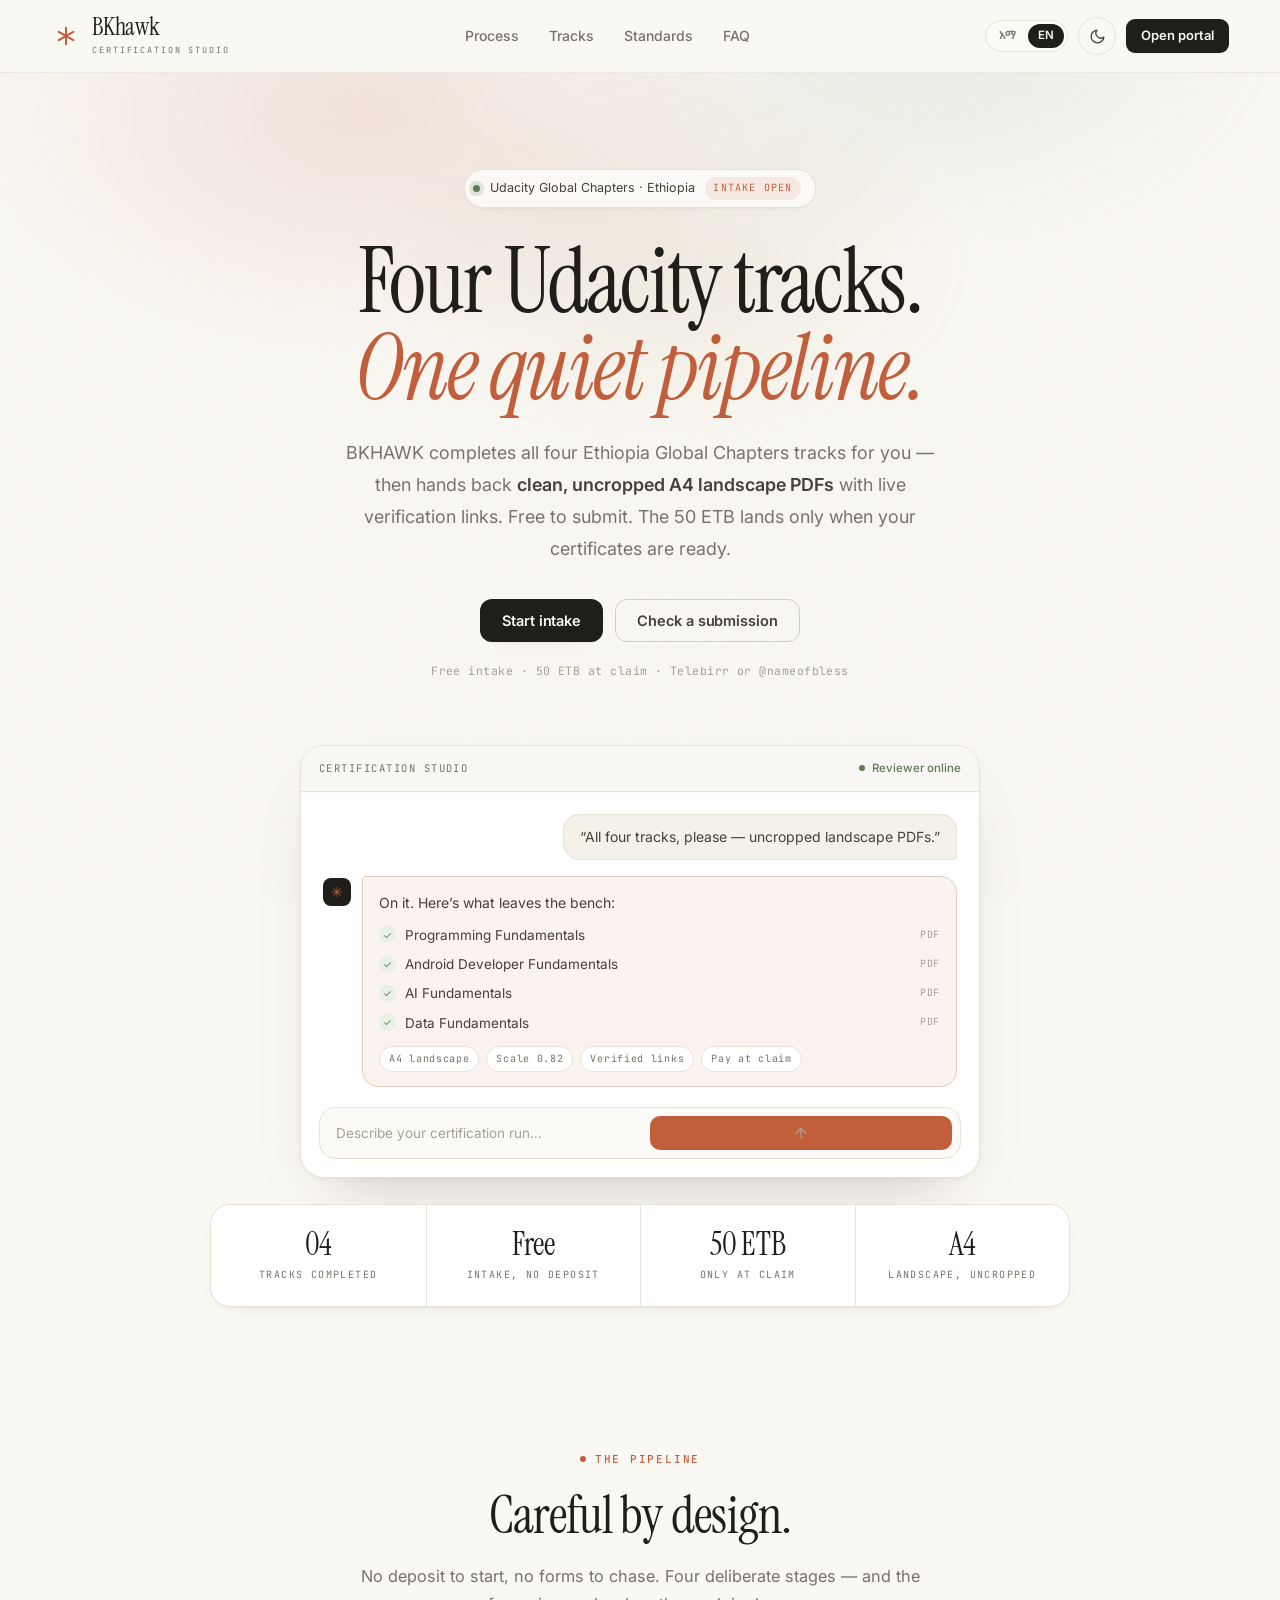
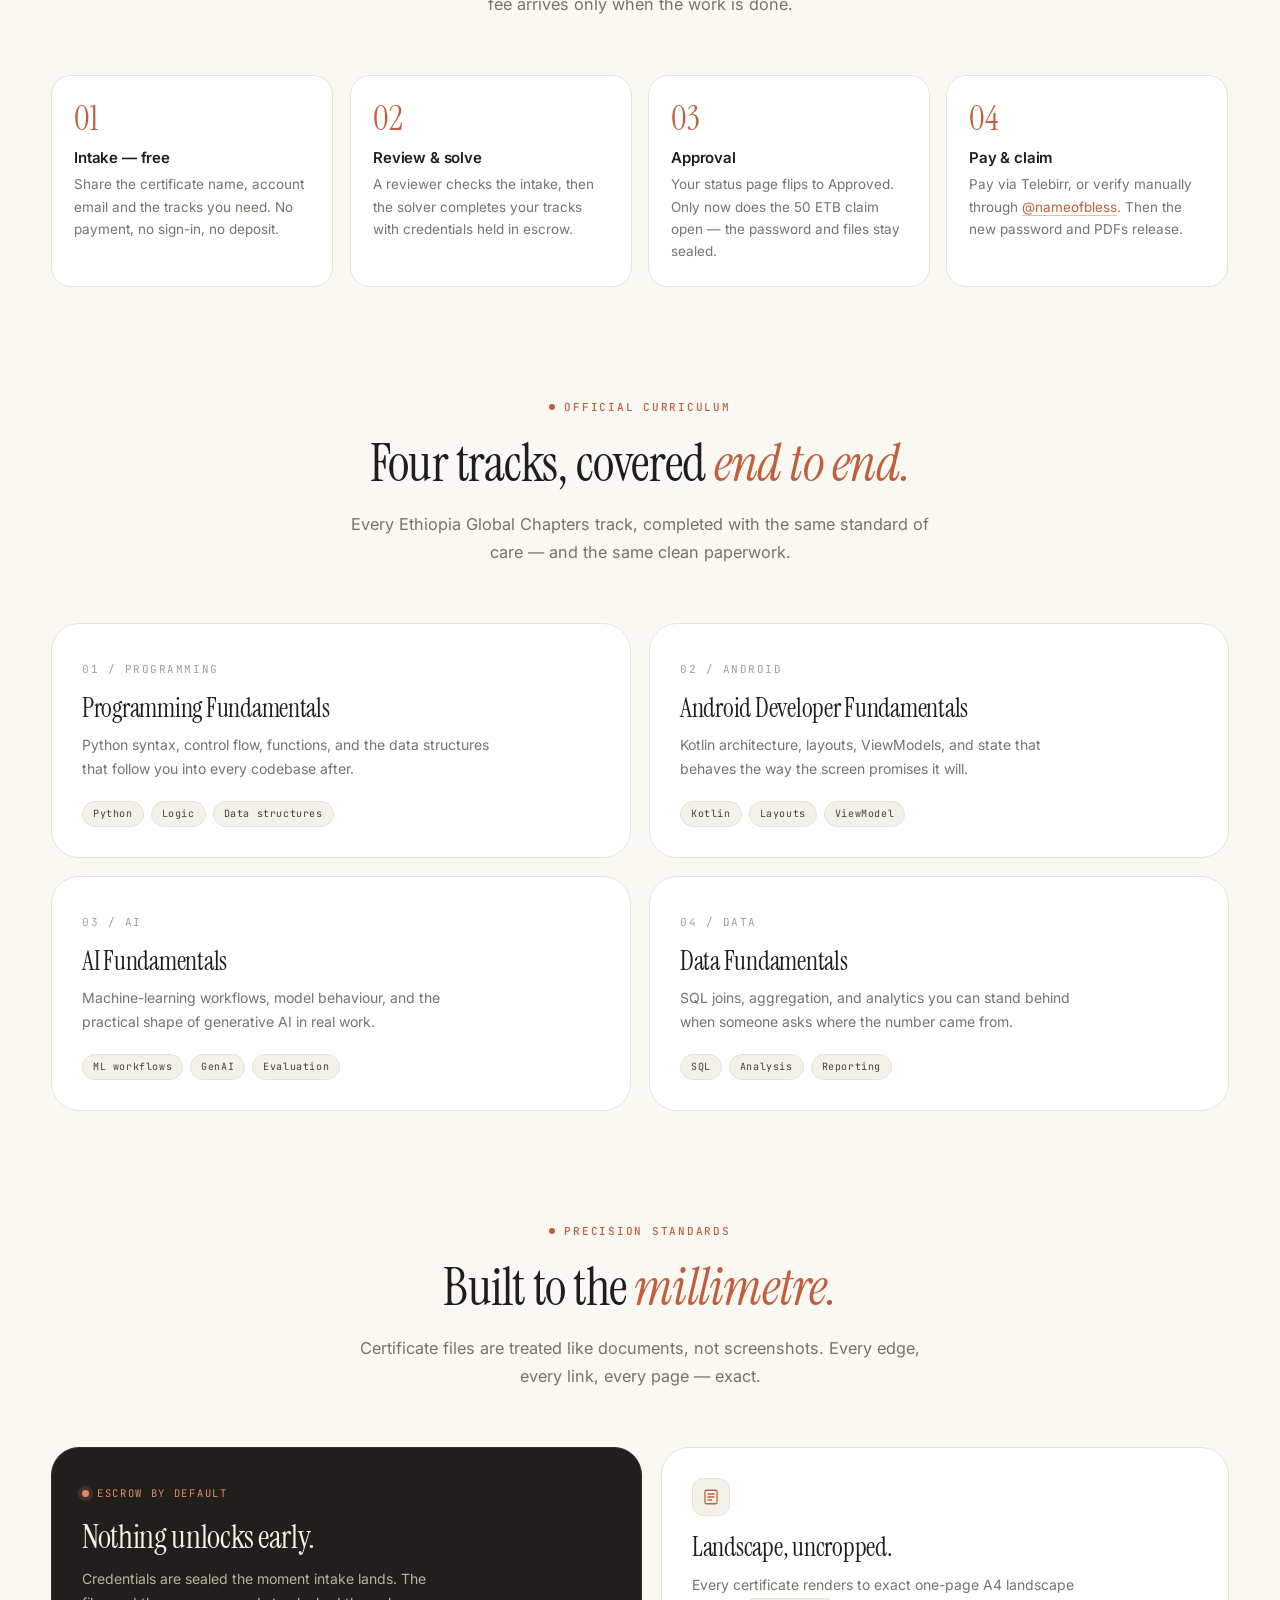
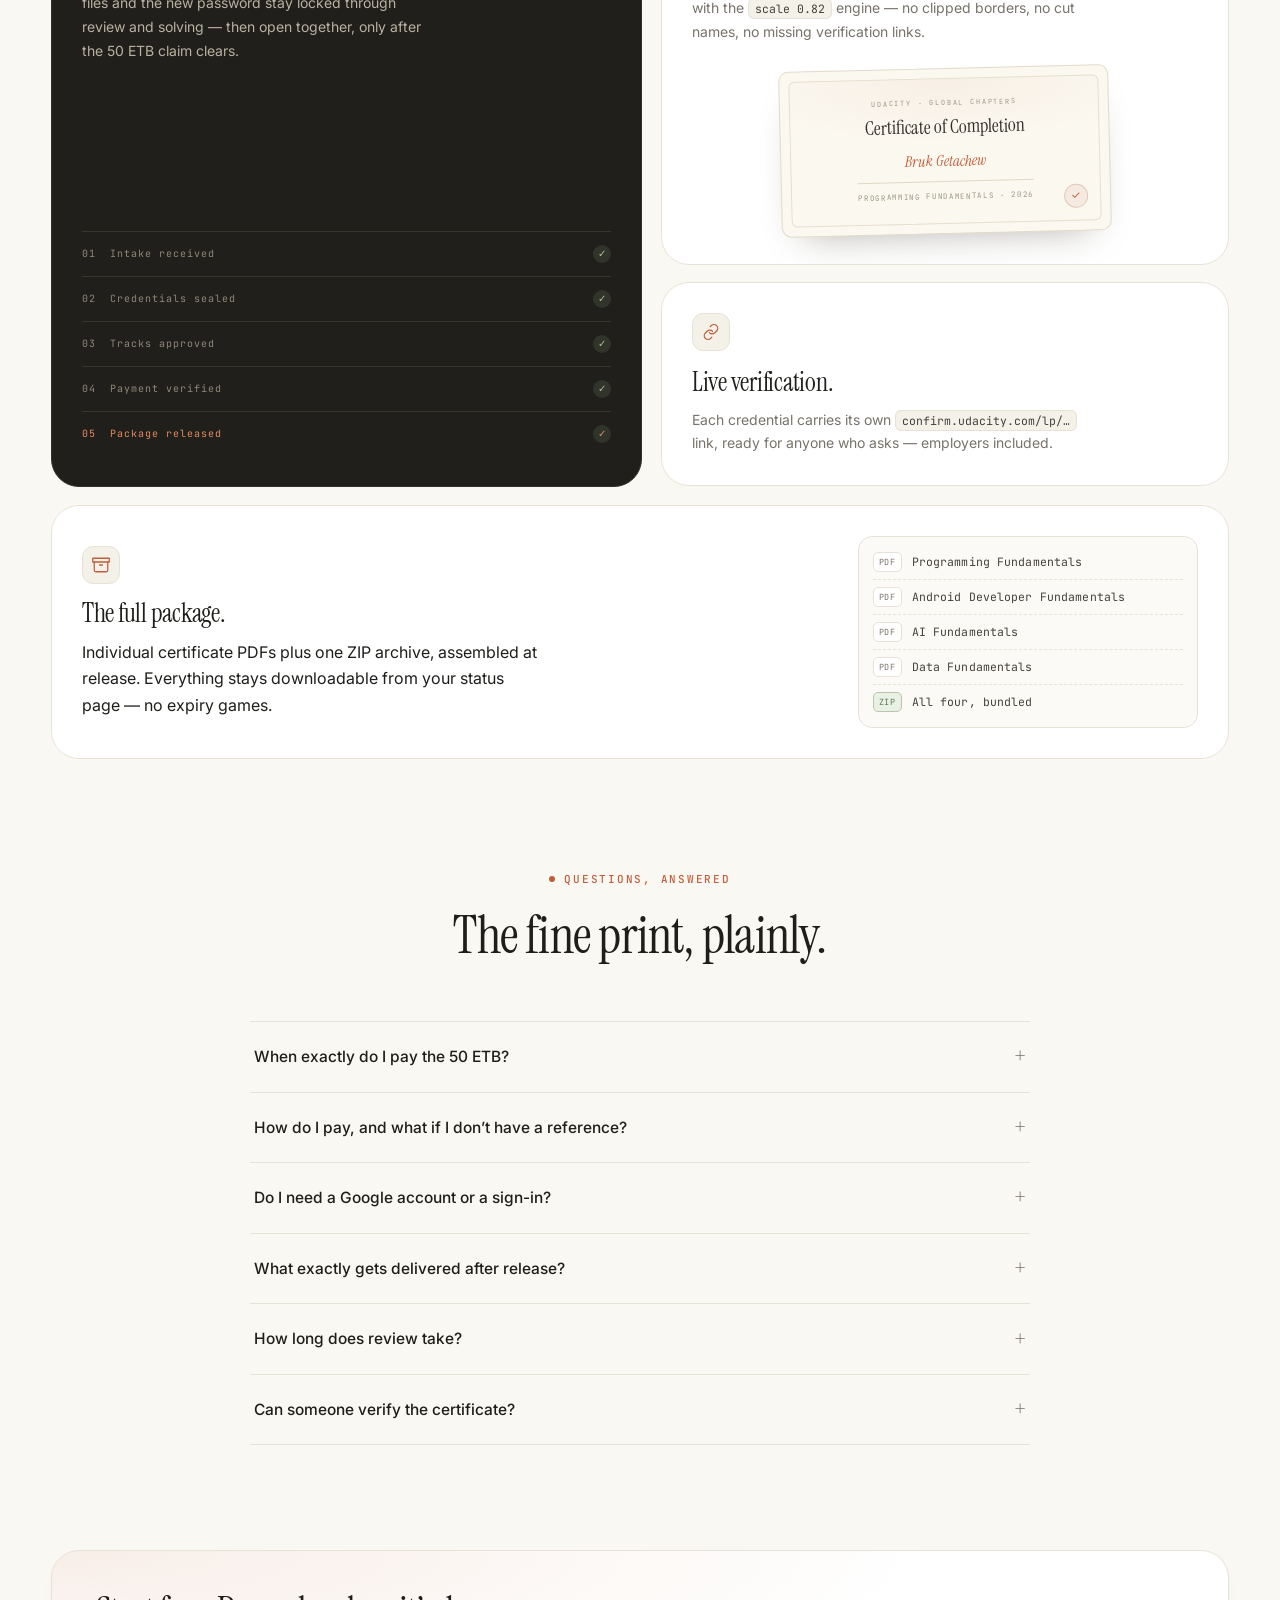
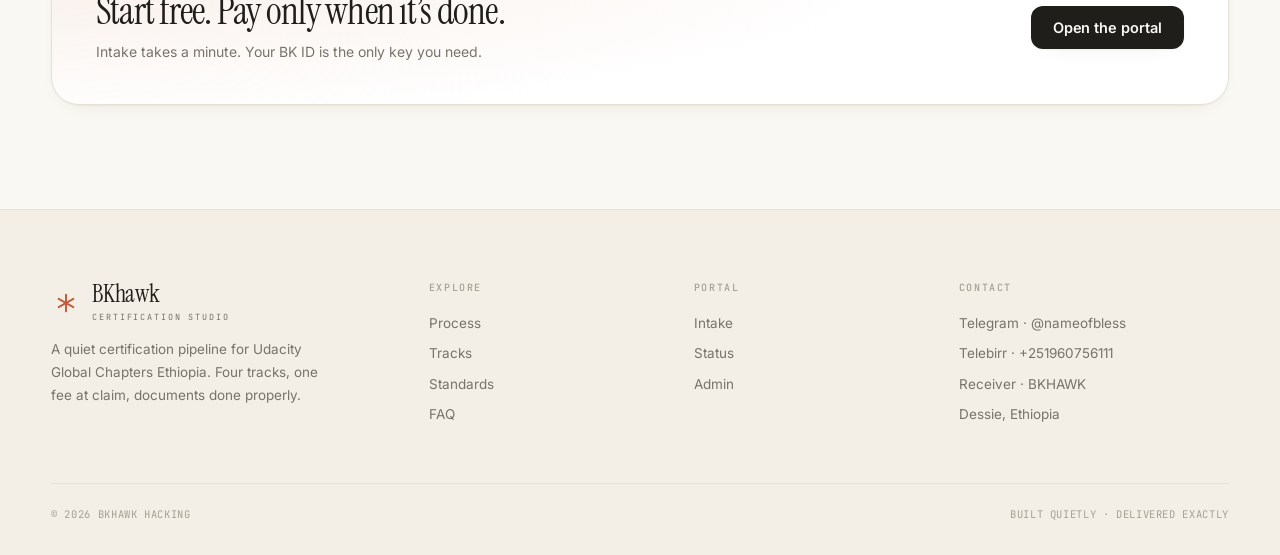
<file: index.html>
<!DOCTYPE html>
<html lang="en" data-theme="light" data-lang="en">
<head>
  <meta charset="UTF-8">
  <meta name="viewport" content="width=device-width, initial-scale=1.0">
  <title data-i18n-title="meta.title.landing">BKHAWK — Certification Studio</title>
  <meta name="description" content="BKHAWK completes all four Udacity Global Chapters Ethiopia tracks and delivers clean, uncropped A4 landscape certificate PDFs. Free intake, 50 ETB at claim, Telebirr or manual verification via @nameofbless.">

  <link rel="canonical" href="https://bkhawk.tech/">
  <meta property="og:type" content="website">
  <meta property="og:site_name" content="BKHAWK">
  <meta property="og:title" content="BKHAWK — Certification Studio">
  <meta property="og:description" content="BKHAWK completes all four Udacity Global Chapters Ethiopia tracks and delivers clean, uncropped A4 landscape certificate PDFs. Free intake, 50 ETB at claim.">
  <meta property="og:url" content="https://bkhawk.tech/">
  <meta property="og:locale" content="en_US">
  <meta property="og:locale:alternate" content="am_ET">
  <meta name="twitter:card" content="summary_large_image">
  <meta name="twitter:title" content="BKHAWK — Certification Studio">
  <meta name="twitter:description" content="All four Udacity Global Chapters Ethiopia tracks, completed and delivered as clean A4 landscape certificate PDFs. Free intake, 50 ETB at claim.">
  <script type="application/ld+json">
  {
    "@context": "https://schema.org",
    "@graph": [
      {
        "@type": "Organization",
        "@id": "https://bkhawk.tech/#organization",
        "name": "BKHAWK",
        "url": "https://bkhawk.tech/"
      },
      {
        "@type": "WebSite",
        "@id": "https://bkhawk.tech/#website",
        "url": "https://bkhawk.tech/",
        "name": "BKHAWK — Certification Studio",
        "inLanguage": ["en", "am"],
        "publisher": { "@id": "https://bkhawk.tech/#organization" }
      },
      {
        "@type": "Service",
        "name": "BKHAWK Certification Studio",
        "description": "Completion of all four Udacity Global Chapters Ethiopia tracks and delivery of clean, uncropped A4 landscape certificate PDFs with live verification links.",
        "provider": { "@id": "https://bkhawk.tech/#organization" },
        "areaServed": "ET",
        "url": "https://bkhawk.tech/",
        "offers": {
          "@type": "Offer",
          "price": "50",
          "priceCurrency": "ETB",
          "description": "Payable at claim, only after intake approval."
        }
      },
      {
        "@type": "FAQPage",
        "@id": "https://bkhawk.tech/#faq",
        "mainEntity": [
          {
            "@type": "Question",
            "name": "When exactly do I pay the 50 ETB?",
            "acceptedAnswer": {
              "@type": "Answer",
              "text": "After your intake is reviewed and the tracks are approved — never before. The claim panel opens on your status page at that point, and the password plus certificate files stay sealed until then."
            }
          },
          {
            "@type": "Question",
            "name": "How do I pay for my certificates?",
            "acceptedAnswer": {
              "@type": "Answer",
              "text": "Pay 50 ETB through Telebirr to the accepter number on this page, then paste the transaction reference into the claim panel. If you paid cash or cannot find the reference, verify manually through @nameofbless."
            }
          },
          {
            "@type": "Question",
            "name": "Do I need a Google account to use BKHAWK?",
            "acceptedAnswer": {
              "@type": "Answer",
              "text": "No. Identity is your BK-XXXXXX submission ID — keep it private, because it opens your status, your claim and your downloads. There is no Google sign-in anywhere."
            }
          },
          {
            "@type": "Question",
            "name": "What do I receive when my tracks are released?",
            "acceptedAnswer": {
              "@type": "Answer",
              "text": "Four individual certificate PDFs — one per track — plus a ZIP archive and the new Udacity password for the account. Every file is one-page A4 landscape, uncropped, with live verification links, and stays downloadable from your status page."
            }
          },
          {
            "@type": "Question",
            "name": "How long does the process take?",
            "acceptedAnswer": {
              "@type": "Answer",
              "text": "Most intakes are reviewed and solved the same day. Your status panel shows each stage — Pending, In progress, Approved, Payment under review, Released."
            }
          }
        ]
      }
    ]
  }
  </script>
  <link rel="icon" href="data:image/svg+xml,%3Csvg xmlns='http://www.w3.org/2000/svg' viewBox='0 0 64 64'%3E%3Crect width='64' height='64' rx='15' fill='%231f1e1b'/%3E%3Cpath d='M32 14v36M15 23l34 18M49 23L15 41' stroke='%23d97757' stroke-width='5' stroke-linecap='round'/%3E%3C/svg%3E">
  <link rel="preconnect" href="https://fonts.googleapis.com">
  <link rel="preconnect" href="https://fonts.gstatic.com" crossorigin>
  <link href="https://fonts.googleapis.com/css2?family=Instrument+Serif:ital@0;1&family=Inter:wght@300;400;500;600;700&family=JetBrains+Mono:wght@400;500&family=Noto+Sans+Ethiopic:wght@300;400;500;600;700&family=Noto+Serif+Ethiopic:wght@400;500;600;700&display=swap" rel="stylesheet">
  <link rel="stylesheet" href="styles.css">
  <script>
    // Theme + language before paint, so neither flashes.
    (function () {
      try {
        if (localStorage.getItem('bkhawk_theme') === 'dark') {
          document.documentElement.dataset.theme = 'dark';
        }
        var lang = localStorage.getItem('bkhawk_lang');
        if (lang === 'am' || lang === 'en') {
          document.documentElement.lang = lang;
          document.documentElement.dataset.lang = lang;
        }
      } catch (e) {}
    })();
  </script>
</head>
<body class="landing">
  <a class="skip-link" href="#main" data-i18n="a11y.skip">Skip to content</a>
  <div class="grain"></div>

  <header class="navbar" id="navbar">
    <div class="container nav-container">
      <a href="index.html" class="brand" aria-label="BKHAWK">
        <span class="brand-mark" aria-hidden="true">
          <svg viewBox="0 0 24 24" fill="none" stroke="currentColor" stroke-width="2.2" stroke-linecap="round">
            <path d="M12 3v18M4 7.5l16 9M20 7.5l-16 9"/>
          </svg>
        </span>
        <span>
          <span class="brand-word">BKhawk</span>
          <span class="brand-tag" data-i18n="brand.tag">Certification Studio</span>
        </span>
      </a>

      <nav class="nav-links" aria-label="Primary">
        <a href="#process" data-i18n="nav.process">Process</a>
        <a href="#tracks" data-i18n="nav.tracks">Tracks</a>
        <a href="#standards" data-i18n="nav.standards">Standards</a>
        <a href="#faq" data-i18n="nav.faq">FAQ</a>
      </nav>

      <div class="nav-actions">
        <div class="lang-switch" role="group" data-i18n-aria="nav.language" aria-label="Language">
          <button type="button" data-lang="am" aria-pressed="false">አማ</button>
          <button type="button" data-lang="en" class="active" aria-pressed="true">EN</button>
        </div>

        <button class="theme-toggle" id="themeToggle" type="button" aria-label="Toggle dark mode">
          <svg class="icon-moon" viewBox="0 0 24 24" fill="none" stroke="currentColor" stroke-width="1.8" stroke-linecap="round" stroke-linejoin="round">
            <path d="M21 12.8A9 9 0 1 1 11.2 3a7 7 0 0 0 9.8 9.8z"/>
          </svg>
          <svg class="icon-sun" viewBox="0 0 24 24" fill="none" stroke="currentColor" stroke-width="1.8" stroke-linecap="round" stroke-linejoin="round">
            <circle cx="12" cy="12" r="4"/>
            <path d="M12 2v2M12 20v2M4.9 4.9l1.4 1.4M17.7 17.7l1.4 1.4M2 12h2M20 12h2M4.9 19.1l1.4-1.4M17.7 6.3l1.4-1.4"/>
          </svg>
        </button>

        <a href="app.html" class="btn btn-primary btn-sm nav-cta" data-i18n="nav.enter">Open portal</a>
      </div>
    </div>
  </header>

  <main id="main">
    <!-- Hero -->
    <section class="hero landing-hero">
      <div class="container">
        <div class="hero-inner">
          <div class="hero-chip">
            <span class="dot" aria-hidden="true"></span>
            <span data-i18n="hero.chip.name">Udacity Global Chapters · Ethiopia</span>
            <span class="chip-tag" data-i18n="hero.chip.tag">Intake open</span>
          </div>

          <h1>
            <span data-i18n="hero.title.a">Four Udacity tracks.</span><br>
            <em data-i18n="hero.title.b">One quiet pipeline.</em>
          </h1>

          <p class="lead" data-i18n-html="hero.lead">BKHAWK completes all four Ethiopia Global Chapters tracks for you — then hands back <strong>clean, uncropped A4 landscape PDFs</strong> with live verification links. Free to submit. The 50 ETB lands only when your certificates are ready.</p>

          <div class="hero-cta">
            <a href="app.html" class="btn btn-primary" data-i18n="hero.cta.start">Start intake</a>
            <a href="app.html#status" class="btn btn-secondary" data-i18n="hero.cta.status">Check a submission</a>
          </div>
          <p class="hero-note" data-i18n="hero.note">Free intake · 50 ETB at claim · Telebirr or @nameofbless</p>

          <div class="composer" data-reveal>
            <div class="composer-bar">
              <span class="composer-title" data-i18n="chat.title">Certification Studio</span>
              <span class="composer-status"><span class="dot" aria-hidden="true"></span><span data-i18n="chat.online">Reviewer online</span></span>
            </div>
            <div class="composer-body">
              <div class="chat-user" data-i18n="chat.user">“All four tracks, please — uncropped landscape PDFs.”</div>
              <div class="chat-ai">
                <div class="chat-avatar" aria-hidden="true">✳</div>
                <div class="chat-bubble">
                  <p class="chat-line" data-i18n="chat.intro">On it. Here’s what leaves the bench:</p>
                  <ul class="chat-list">
                    <li><span class="tick">✓</span><span>Programming Fundamentals</span><span class="meta">PDF</span></li>
                    <li><span class="tick">✓</span><span>Android Developer Fundamentals</span><span class="meta">PDF</span></li>
                    <li><span class="tick">✓</span><span>AI Fundamentals</span><span class="meta">PDF</span></li>
                    <li><span class="tick">✓</span><span>Data Fundamentals</span><span class="meta">PDF</span></li>
                  </ul>
                  <div class="chat-foot">
                    <span class="pill" data-i18n="pill.a4">A4 landscape</span>
                    <span class="pill" data-i18n="pill.scale">Scale 0.82</span>
                    <span class="pill" data-i18n="pill.verified">Verified links</span>
                    <span class="pill" data-i18n="pill.pay">Pay at claim</span>
                  </div>
                </div>
              </div>
            </div>
            <a href="app.html" class="composer-input composer-link">
              <span data-i18n="chat.input">Describe your certification run…</span>
              <span class="composer-send" aria-hidden="true">
                <svg viewBox="0 0 24 24" fill="none" stroke="currentColor" stroke-width="2" stroke-linecap="round" stroke-linejoin="round">
                  <path d="M12 19V5M5 12l7-7 7 7"/>
                </svg>
              </span>
            </a>
          </div>

          <div class="stats" data-reveal style="--d: .08s">
            <div class="stat">
              <span class="stat-num" data-i18n="stats.tracks.num">04</span>
              <span class="stat-label" data-i18n="stats.tracks.label">Tracks completed</span>
            </div>
            <div class="stat">
              <span class="stat-num" data-i18n="stats.free.num">Free</span>
              <span class="stat-label" data-i18n="stats.free.label">Intake, no deposit</span>
            </div>
            <div class="stat">
              <span class="stat-num" data-i18n="stats.fee.num">50 ETB</span>
              <span class="stat-label" data-i18n="stats.fee.label">Only at claim</span>
            </div>
            <div class="stat">
              <span class="stat-num" data-i18n="stats.paper.num">A4</span>
              <span class="stat-label" data-i18n="stats.paper.label">Landscape, uncropped</span>
            </div>
          </div>
        </div>
      </div>
    </section>

    <!-- Process -->
    <section class="section" id="process">
      <div class="container">
        <div class="section-head" data-reveal>
          <span class="eyebrow" data-i18n="process.eyebrow">The pipeline</span>
          <h2 data-i18n="process.title">Careful by design.</h2>
          <p data-i18n="process.sub">No deposit to start, no forms to chase. Four deliberate stages — and the fee arrives only when the work is done.</p>
        </div>

        <div class="process-grid">
          <article class="step-card" data-reveal>
            <span class="step-num">01</span>
            <h3 data-i18n="process.s1.title">Intake — free</h3>
            <p data-i18n="process.s1.body">Share the certificate name, account email and the tracks you need. No payment, no sign-in, no deposit.</p>
          </article>
          <article class="step-card" data-reveal style="--d: .07s">
            <span class="step-num">02</span>
            <h3 data-i18n="process.s2.title">Review & solve</h3>
            <p data-i18n="process.s2.body">A reviewer checks the intake, then the solver completes your tracks with credentials held in escrow.</p>
          </article>
          <article class="step-card" data-reveal style="--d: .14s">
            <span class="step-num">03</span>
            <h3 data-i18n="process.s3.title">Approval</h3>
            <p data-i18n="process.s3.body">Your status page flips to Approved. Only now does the 50 ETB claim open — the password and files stay sealed.</p>
          </article>
          <article class="step-card" data-reveal style="--d: .21s">
            <span class="step-num">04</span>
            <h3 data-i18n="process.s4.title">Pay & claim</h3>
            <p data-i18n-html="process.s4.body">Pay via Telebirr, or verify manually through <a class="inline-link" href="https://t.me/nameofbless" target="_blank" rel="noopener">@nameofbless</a>. Then the new password and PDFs release.</p>
          </article>
        </div>
      </div>
    </section>

    <!-- Tracks -->
    <section class="section" id="tracks" style="padding-top: 0;">
      <div class="container">
        <div class="section-head" data-reveal>
          <span class="eyebrow" data-i18n="tracks.eyebrow">Official curriculum</span>
          <h2 data-i18n-html="tracks.title">Four tracks, covered <em>end to end.</em></h2>
          <p data-i18n="tracks.sub">Every Ethiopia Global Chapters track, completed with the same standard of care — and the same clean paperwork.</p>
        </div>

        <div class="tracks-grid">
          <article class="track-card" data-reveal>
            <span class="track-index">01 / PROGRAMMING</span>
            <h3>Programming Fundamentals</h3>
            <p data-i18n="tracks.programming.body">Python syntax, control flow, functions, and the data structures that follow you into every codebase after.</p>
            <div class="track-tags">
              <span data-i18n="tracks.programming.tag1">Python</span>
              <span data-i18n="tracks.programming.tag2">Logic</span>
              <span data-i18n="tracks.programming.tag3">Data structures</span>
            </div>
          </article>

          <article class="track-card" data-reveal style="--d: .07s">
            <span class="track-index">02 / ANDROID</span>
            <h3>Android Developer Fundamentals</h3>
            <p data-i18n="tracks.android.body">Kotlin architecture, layouts, ViewModels, and state that behaves the way the screen promises it will.</p>
            <div class="track-tags">
              <span data-i18n="tracks.android.tag1">Kotlin</span>
              <span data-i18n="tracks.android.tag2">Layouts</span>
              <span data-i18n="tracks.android.tag3">ViewModel</span>
            </div>
          </article>

          <article class="track-card" data-reveal style="--d: .14s">
            <span class="track-index">03 / AI</span>
            <h3>AI Fundamentals</h3>
            <p data-i18n="tracks.ai.body">Machine-learning workflows, model behaviour, and the practical shape of generative AI in real work.</p>
            <div class="track-tags">
              <span data-i18n="tracks.ai.tag1">ML workflows</span>
              <span data-i18n="tracks.ai.tag2">GenAI</span>
              <span data-i18n="tracks.ai.tag3">Evaluation</span>
            </div>
          </article>

          <article class="track-card" data-reveal style="--d: .21s">
            <span class="track-index">04 / DATA</span>
            <h3>Data Fundamentals</h3>
            <p data-i18n="tracks.data.body">SQL joins, aggregation, and analytics you can stand behind when someone asks where the number came from.</p>
            <div class="track-tags">
              <span data-i18n="tracks.data.tag1">SQL</span>
              <span data-i18n="tracks.data.tag2">Analysis</span>
              <span data-i18n="tracks.data.tag3">Reporting</span>
            </div>
          </article>
        </div>
      </div>
    </section>

    <!-- Standards -->
    <section class="section" id="standards" style="padding-top: 0;">
      <div class="container">
        <div class="section-head" data-reveal>
          <span class="eyebrow" data-i18n="standards.eyebrow">Precision standards</span>
          <h2 data-i18n-html="standards.title">Built to the <em>millimetre.</em></h2>
          <p data-i18n="standards.sub">Certificate files are treated like documents, not screenshots. Every edge, every link, every page — exact.</p>
        </div>

        <div class="bento">
          <article class="bento-card card-tall dark-card" data-reveal>
            <div>
              <span class="dark-eyebrow"><span class="lock-dot"></span><span data-i18n="standards.escrow.eyebrow">Escrow by default</span></span>
              <h3 data-i18n="standards.escrow.title">Nothing unlocks early.</h3>
              <p data-i18n="standards.escrow.body">Credentials are sealed the moment intake lands. The files and the new password stay locked through review and solving — then open together, only after the 50 ETB claim clears.</p>
            </div>
            <ol class="vault-flow" aria-label="Escrow flow">
              <li><span>01</span> <span data-i18n="vault.1">Intake received</span> <span class="flow-tick">✓</span></li>
              <li><span>02</span> <span data-i18n="vault.2">Credentials sealed</span> <span class="flow-tick">✓</span></li>
              <li><span>03</span> <span data-i18n="vault.3">Tracks approved</span> <span class="flow-tick">✓</span></li>
              <li><span>04</span> <span data-i18n="vault.4">Payment verified</span> <span class="flow-tick">✓</span></li>
              <li><span>05</span> <span data-i18n="vault.5">Package released</span> <span class="flow-tick">✓</span></li>
            </ol>
          </article>

          <article class="bento-card" data-reveal style="--d: .07s">
            <span class="icon-chip" aria-hidden="true">
              <svg viewBox="0 0 24 24" fill="none" stroke="currentColor" stroke-width="1.7" stroke-linecap="round" stroke-linejoin="round">
                <rect x="4" y="3" width="16" height="18" rx="2"/>
                <path d="M8 8h8M8 12h8M8 16h5"/>
              </svg>
            </span>
            <h3 data-i18n="standards.landscape.title">Landscape, uncropped.</h3>
            <p data-i18n-html="standards.landscape.body">Every certificate renders to exact one-page A4 landscape with the <code>scale 0.82</code> engine — no clipped borders, no cut names, no missing verification links.</p>
            <div class="cert-wrap" aria-hidden="true">
              <div class="cert-preview">
                <div class="cert-inner">
                  <span class="cert-kicker" data-i18n="cert.kicker">Udacity · Global Chapters</span>
                  <span class="cert-title" data-i18n="cert.caption">Certificate of Completion</span>
                  <span class="cert-name" data-i18n="cert.name.sample">Bruk Getachew</span>
                  <span class="cert-line"></span>
                  <span class="cert-meta" data-i18n="cert.meta">Programming Fundamentals · 2026</span>
                  <span class="cert-seal">✓</span>
                </div>
              </div>
            </div>
          </article>

          <article class="bento-card" data-reveal style="--d: .14s">
            <span class="icon-chip" aria-hidden="true">
              <svg viewBox="0 0 24 24" fill="none" stroke="currentColor" stroke-width="1.7" stroke-linecap="round" stroke-linejoin="round">
                <path d="M10 13a5 5 0 0 0 7.1 0l2.4-2.4a5 5 0 1 0-7.1-7.1L11 4.9"/>
                <path d="M14 11a5 5 0 0 0-7.1 0L4.5 13.4a5 5 0 1 0 7.1 7.1L13 19.1"/>
              </svg>
            </span>
            <h3 data-i18n="standards.verify.title">Live verification.</h3>
            <p data-i18n-html="standards.verify.body">Each credential carries its own <code>confirm.udacity.com/lp/…</code> link, ready for anyone who asks — employers included.</p>
          </article>

          <article class="bento-card span-all wide-card" data-reveal style="--d: .21s">
            <div class="wide-main">
              <span class="icon-chip" aria-hidden="true">
                <svg viewBox="0 0 24 24" fill="none" stroke="currentColor" stroke-width="1.7" stroke-linecap="round" stroke-linejoin="round">
                  <path d="M21 8v11a2 2 0 0 1-2 2H5a2 2 0 0 1-2-2V8"/>
                  <path d="M1 3h22v5H1zM10 12h4"/>
                </svg>
              </span>
              <h3 data-i18n="standards.package.title">The full package.</h3>
              <p data-i18n="standards.package.body">Individual certificate PDFs plus one ZIP archive, assembled at release. Everything stays downloadable from your status page — no expiry games.</p>
            </div>
            <ul class="zip-list">
              <li><span class="file-ic">PDF</span>Programming Fundamentals</li>
              <li><span class="file-ic">PDF</span>Android Developer Fundamentals</li>
              <li><span class="file-ic">PDF</span>AI Fundamentals</li>
              <li><span class="file-ic">PDF</span>Data Fundamentals</li>
              <li><span class="file-ic zip">ZIP</span><span data-i18n="standards.package.bundled">All four, bundled</span></li>
            </ul>
          </article>
        </div>
      </div>
    </section>

    <!-- FAQ -->
    <section class="section" id="faq" style="padding-top: 0;">
      <div class="container">
        <div class="section-head" data-reveal>
          <span class="eyebrow" data-i18n="faq.eyebrow">Questions, answered</span>
          <h2 data-i18n="faq.title">The fine print, plainly.</h2>
        </div>

        <div class="faq" data-reveal>
          <details class="faq-item">
            <summary data-i18n="faq.q1">When exactly do I pay the 50 ETB?</summary>
            <p data-i18n="faq.a1">After your intake is reviewed and the tracks are approved — never before. The claim panel opens on your status page at that point, and the password plus certificates stay sealed until the payment is verified.</p>
          </details>
          <details class="faq-item">
            <summary data-i18n="faq.q2">How do I pay, and what if I don’t have a reference?</summary>
            <p data-i18n-html="faq.a2">Pay 50 ETB through Telebirr to the accepter number on this page, then paste the transaction reference into the claim panel. If you paid cash or can’t find the reference, message <a class="inline-link" href="https://t.me/nameofbless" target="_blank" rel="noopener">@nameofbless</a> on Telegram for manual verification.</p>
          </details>
          <details class="faq-item">
            <summary data-i18n="faq.q3">Do I need a Google account or a sign-in?</summary>
            <p data-i18n="faq.a3">No. Identity is your BK-XXXXXX submission ID — keep it private, because it opens your status, your claim and your downloads. There is no Google sign-in anywhere in the flow.</p>
          </details>
          <details class="faq-item">
            <summary data-i18n="faq.q4">What exactly gets delivered after release?</summary>
            <p data-i18n="faq.a4">Four individual certificate PDFs — one per track — plus a ZIP archive, and the new Udacity password for the account. Every file is one-page A4 landscape, uncropped, with its verification link intact.</p>
          </details>
          <details class="faq-item">
            <summary data-i18n="faq.q5">How long does review take?</summary>
            <p data-i18n="faq.a5">Most intakes are reviewed and solved the same day. Your status panel shows each stage — Pending, In progress, Approved, Payment under review, Released — so you always know where things stand.</p>
          </details>
          <details class="faq-item">
            <summary data-i18n="faq.q6">Can someone verify the certificate?</summary>
            <p data-i18n-html="faq.a6">Every certificate carries a live <code>confirm.udacity.com/lp/…</code> link. Anyone holding the file can open that link and confirm the credential directly with Udacity.</p>
          </details>
        </div>
      </div>
    </section>

    <!-- Closing call -->
    <section class="section" style="padding-top: 0;">
      <div class="container">
        <div class="cta-band" data-reveal>
          <div>
            <h2 data-i18n="cta.title">Start free. Pay only when it’s done.</h2>
            <p data-i18n="cta.sub">Intake takes a minute. Your BK ID is the only key you need.</p>
          </div>
          <a href="app.html" class="btn btn-primary" data-i18n="cta.button">Open the portal</a>
        </div>
      </div>
    </section>
  </main>

  <footer class="footer">
    <div class="container">
      <div class="footer-grid">
        <div class="footer-brand">
          <a href="index.html" class="brand">
            <span class="brand-mark" aria-hidden="true">
              <svg viewBox="0 0 24 24" fill="none" stroke="currentColor" stroke-width="2.2" stroke-linecap="round">
                <path d="M12 3v18M4 7.5l16 9M20 7.5l-16 9"/>
              </svg>
            </span>
            <span>
              <span class="brand-word">BKhawk</span>
              <span class="brand-tag" data-i18n="brand.tag">Certification Studio</span>
            </span>
          </a>
          <p data-i18n="footer.tagline">A quiet certification pipeline for Udacity Global Chapters Ethiopia. Four tracks, one fee at claim, documents done properly.</p>
        </div>

        <div class="footer-col">
          <h4 data-i18n="footer.explore">Explore</h4>
          <a href="#process" data-i18n="nav.process">Process</a>
          <a href="#tracks" data-i18n="nav.tracks">Tracks</a>
          <a href="#standards" data-i18n="nav.standards">Standards</a>
          <a href="#faq" data-i18n="nav.faq">FAQ</a>
        </div>

        <div class="footer-col">
          <h4 data-i18n="footer.portal">Portal</h4>
          <a href="app.html" data-i18n="nav.intake">Intake</a>
          <a href="app.html#status" data-i18n="nav.status">Status</a>
          <a href="admin.html" data-i18n="nav.admin">Admin</a>
        </div>

        <div class="footer-col">
          <h4 data-i18n="footer.contact">Contact</h4>
          <a href="https://t.me/nameofbless" target="_blank" rel="noopener">Telegram · @nameofbless</a>
          <span>Telebirr · +251960756111</span>
          <span data-i18n="footer.receiver">Receiver · BKHAWK</span>
          <span data-i18n="footer.place">Dessie, Ethiopia</span>
        </div>
      </div>

      <div class="footer-bottom">
        <span data-i18n="footer.rights">© 2026 BKHAWK Hacking</span>
        <span data-i18n="footer.made">Built quietly · delivered exactly</span>
      </div>
    </div>
  </footer>

  <script src="i18n.js"></script>
  <script src="config.js"></script>
  <script src="script.js"></script>
</body>
</html>
</file>
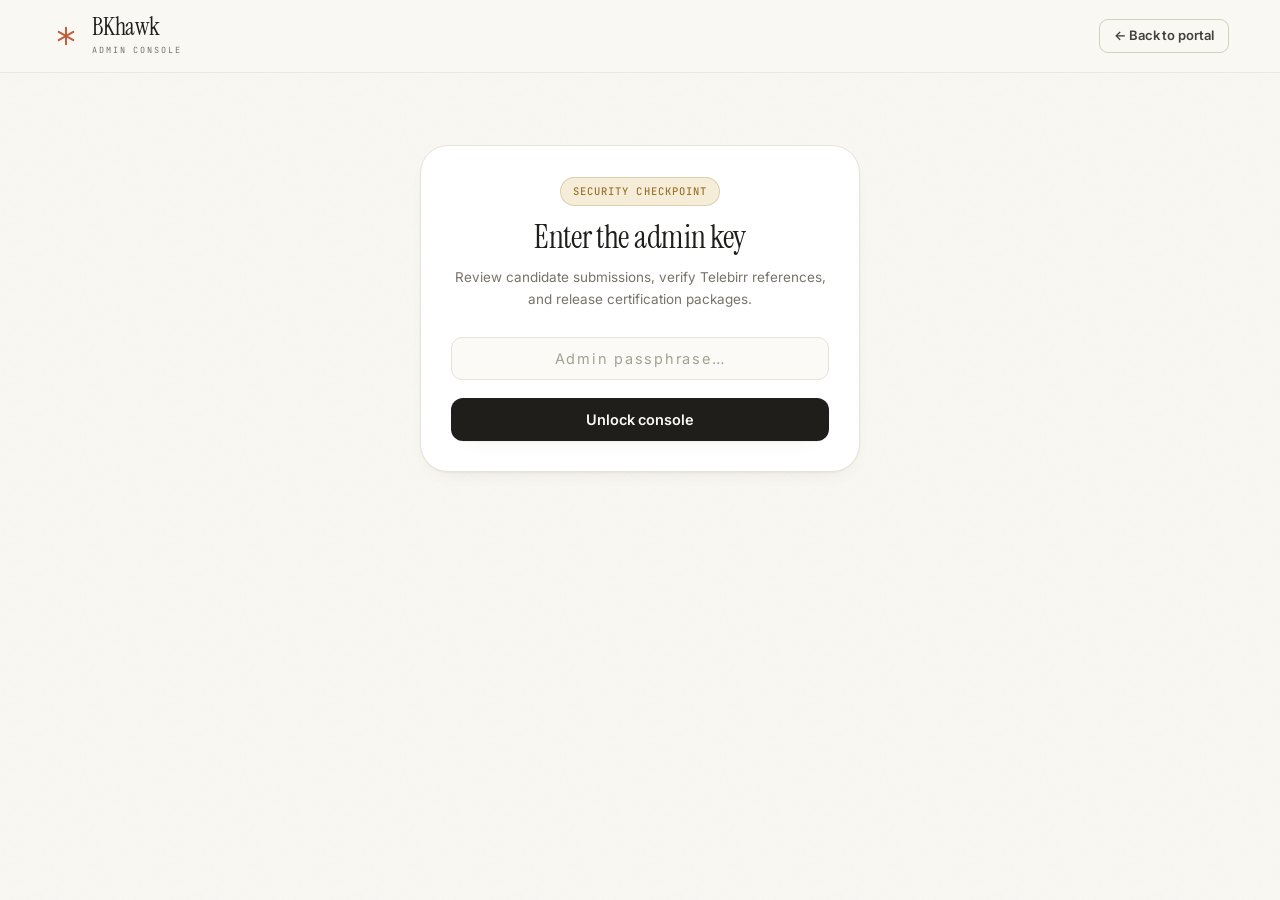
<file: admin.html>
<!DOCTYPE html>
<html lang="en" data-theme="light">
<head>
  <meta charset="UTF-8">
  <meta name="viewport" content="width=device-width, initial-scale=1.0">
  <title>BKHAWK — Admin Console</title>
  <link rel="icon" href="data:image/svg+xml,%3Csvg xmlns='http://www.w3.org/2000/svg' viewBox='0 0 64 64'%3E%3Crect width='64' height='64' rx='15' fill='%231f1e1b'/%3E%3Cpath d='M32 14v36M15 23l34 18M49 23L15 41' stroke='%23d97757' stroke-width='5' stroke-linecap='round'/%3E%3C/svg%3E">
  <link rel="preconnect" href="https://fonts.googleapis.com">
  <link rel="preconnect" href="https://fonts.gstatic.com" crossorigin>
  <link href="https://fonts.googleapis.com/css2?family=Instrument+Serif:ital@0;1&family=Inter:wght@300;400;500;600;700&family=JetBrains+Mono:wght@400;500&display=swap" rel="stylesheet">
  <link rel="stylesheet" href="styles.css">
  <script>
    (function () {
      try {
        if (localStorage.getItem('bkhawk_theme') === 'dark') {
          document.documentElement.dataset.theme = 'dark';
        }
      } catch (e) {}
    })();
  </script>
</head>
<body style="padding-bottom: 60px;">
  <div class="grain"></div>

  <header class="navbar">
    <div class="container nav-container">
      <a href="index.html" class="brand" aria-label="BKHAWK portal">
        <span class="brand-mark" aria-hidden="true">
          <svg viewBox="0 0 24 24" fill="none" stroke="currentColor" stroke-width="2.2" stroke-linecap="round">
            <path d="M12 3v18M4 7.5l16 9M20 7.5l-16 9"/>
          </svg>
        </span>
        <span>
          <span class="brand-word">BKhawk</span>
          <span class="brand-tag">Admin Console</span>
        </span>
      </a>
      <div class="nav-actions">
        <a href="index.html" class="btn btn-secondary btn-sm">← Back to portal</a>
        <button id="logoutBtn" class="btn btn-admin btn-sm" onclick="adminLogout()" style="display: none;">Log out</button>
      </div>
    </div>
  </header>

  <main class="container" style="margin-top: 40px;">
    <!-- Passcode gate -->
    <section id="authGate" class="card auth-card">
      <span class="badge badge-gold">Security checkpoint</span>
      <h2 class="card-title">Enter the admin key</h2>
      <p class="card-subtitle">Review candidate submissions, verify Telebirr references, and release certification packages.</p>

      <div class="form-group">
        <input type="password" id="adminKeyInput" class="form-input" placeholder="Admin passphrase…" style="text-align: center; letter-spacing: 0.12em;">
      </div>
      <button class="btn btn-primary btn-block" onclick="unlockAdmin()">Unlock console</button>
      <p id="authError" class="auth-error">Invalid admin key.</p>
    </section>

    <!-- Dashboard -->
    <section id="adminDashboard" style="display: none;">
      <div class="admin-stats">
        <div class="stat-card">
          <span class="stat-card-label"><span class="s-dot"></span>Total submissions</span>
          <div id="statTotal" class="stat-card-value">0</div>
        </div>
        <div class="stat-card is-gold">
          <span class="stat-card-label"><span class="s-dot"></span>Pending review</span>
          <div id="statPending" class="stat-card-value">0</div>
        </div>
        <div class="stat-card is-info">
          <span class="stat-card-label"><span class="s-dot"></span>Awaiting payment</span>
          <div id="statAwaiting" class="stat-card-value">0</div>
        </div>
        <div class="stat-card is-sage">
          <span class="stat-card-label"><span class="s-dot"></span>Released</span>
          <div id="statReleased" class="stat-card-value">0</div>
        </div>
      </div>

      <div class="card" style="padding: 0; overflow: hidden;">
        <div class="table-toolbar">
          <div>
            <h2>Candidate queue</h2>
            <p>All submissions, newest first.</p>
          </div>
          <div class="table-actions">
            <button class="btn btn-secondary btn-sm" onclick="fetchAdminSubmissions()">Refresh</button>
            <span class="auto-note">Auto &middot; 10s</span>
          </div>
        </div>

        <div class="admin-table-container">
          <table class="admin-table">
            <thead>
              <tr>
                <th>ID</th>
                <th>Submitted</th>
                <th>Candidate</th>
                <th>Phone</th>
                <th>Telebirr ref</th>
                <th>Status</th>
                <th>Actions</th>
              </tr>
            </thead>
            <tbody id="submissionsTableBody">
              <tr>
                <td colspan="7" style="text-align: center; color: var(--muted); padding: 36px;">Loading queue…</td>
              </tr>
            </tbody>
          </table>
        </div>
      </div>
    </section>
  </main>

  <!-- Inspection modal -->
  <div id="inspectModal" class="modal-overlay">
    <div class="modal-content">
      <div style="display: flex; justify-content: space-between; align-items: center; gap: 16px; margin-bottom: 20px;">
        <h3 class="card-title" style="margin-bottom: 0;">Submission details</h3>
        <button class="copy-btn" onclick="closeModal()" aria-label="Close">Close</button>
      </div>
      <div id="modalDetailsBody" style="font-size: 13px;"></div>
      <div style="margin-top: 24px; display: flex; gap: 10px; justify-content: flex-end;">
        <button class="btn btn-secondary btn-sm" onclick="closeModal()">Done</button>
      </div>
    </div>
  </div>

  <script src="config.js"></script>
  <script src="script.js"></script>
  <script>
    window.addEventListener("DOMContentLoaded", () => {
      checkAdminAuth();
    });
  </script>
</body>
</html>
</file>
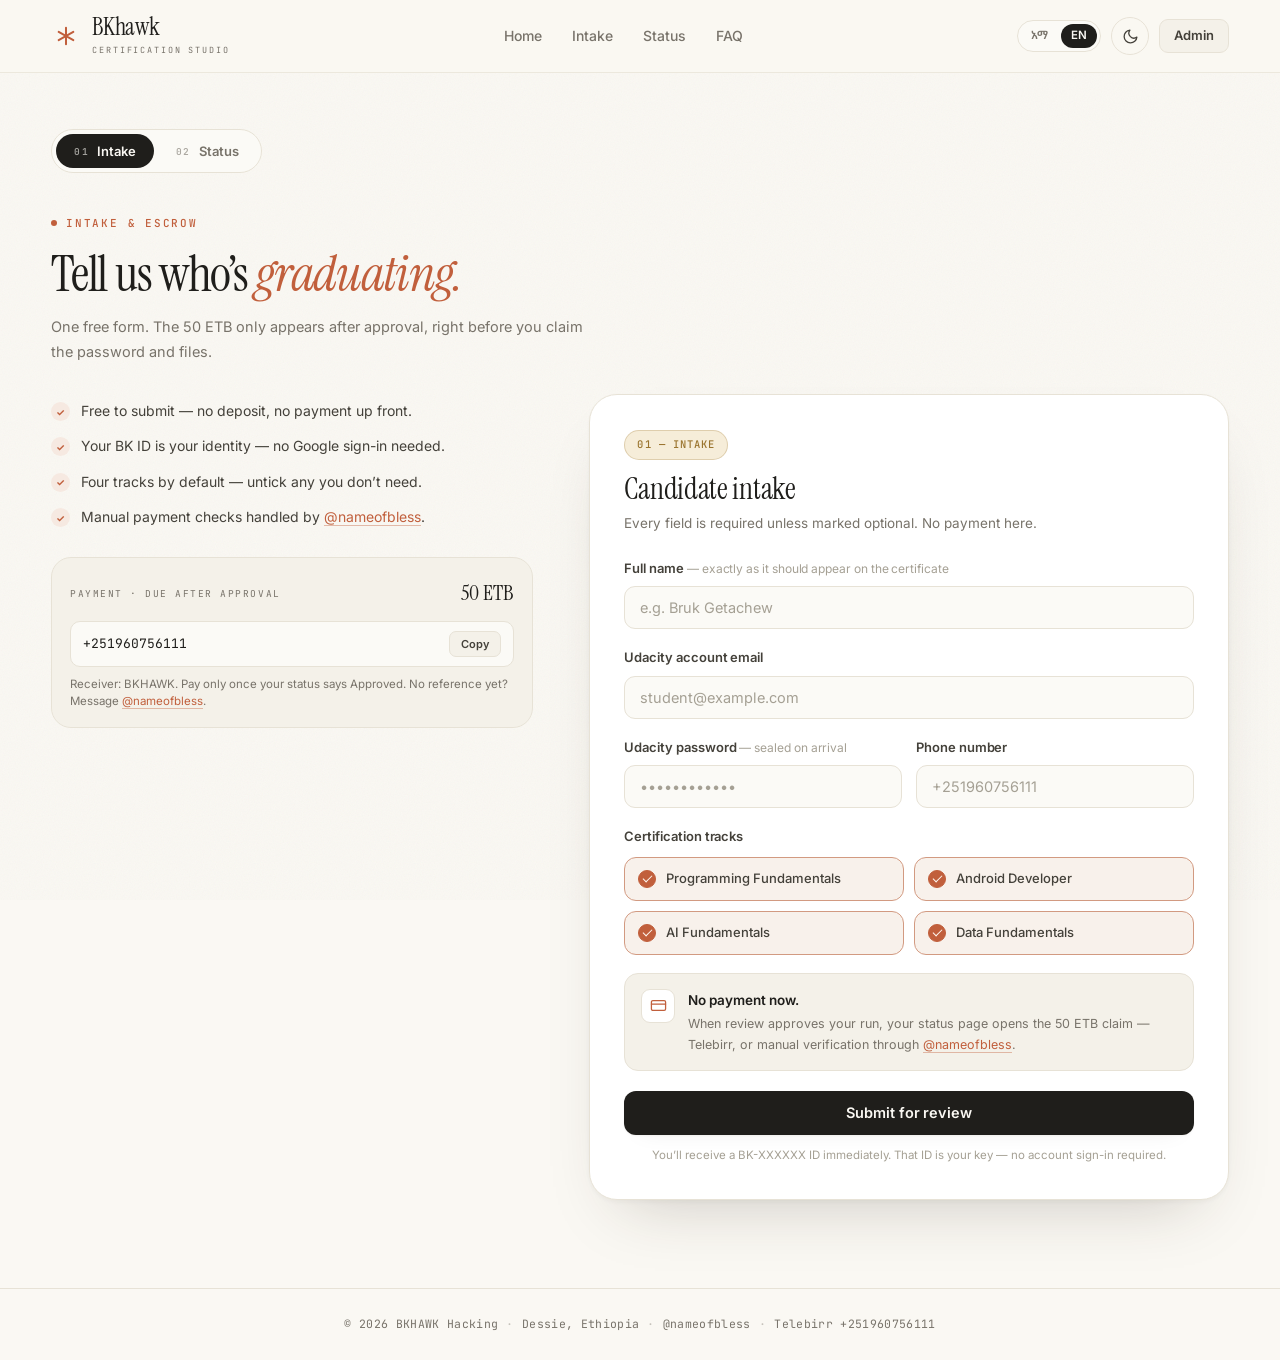
<file: app.html>
<!DOCTYPE html>
<html lang="en" data-theme="light" data-lang="en">
<head>
  <meta charset="UTF-8">
  <meta name="viewport" content="width=device-width, initial-scale=1.0">
  <title data-i18n-title="meta.title.app">BKHAWK — Intake &amp; Status</title>
  <meta name="description" content="BKHAWK intake and status portal. Submit your Udacity tracks for free, then claim the password and certificates after approval.">

  <link rel="canonical" href="https://bkhawk.tech/app.html">
  <meta property="og:type" content="website">
  <meta property="og:site_name" content="BKHAWK">
  <meta property="og:title" content="BKHAWK — Intake &amp; Status">
  <meta property="og:description" content="BKHAWK intake and status portal. Submit your Udacity tracks for free, then claim the password and certificates after approval.">
  <meta property="og:url" content="https://bkhawk.tech/app.html">
  <meta name="twitter:card" content="summary">
  <meta name="twitter:title" content="BKHAWK — Intake &amp; Status">
  <meta name="robots" content="noindex, follow">
  <link rel="icon" href="data:image/svg+xml,%3Csvg xmlns='http://www.w3.org/2000/svg' viewBox='0 0 64 64'%3E%3Crect width='64' height='64' rx='15' fill='%231f1e1b'/%3E%3Cpath d='M32 14v36M15 23l34 18M49 23L15 41' stroke='%23d97757' stroke-width='5' stroke-linecap='round'/%3E%3C/svg%3E">
  <link rel="preconnect" href="https://fonts.googleapis.com">
  <link rel="preconnect" href="https://fonts.gstatic.com" crossorigin>
  <link href="https://fonts.googleapis.com/css2?family=Instrument+Serif:ital@0;1&family=Inter:wght@300;400;500;600;700&family=JetBrains+Mono:wght@400;500&family=Noto+Sans+Ethiopic:wght@300;400;500;600;700&family=Noto+Serif+Ethiopic:wght@400;500;600;700&display=swap" rel="stylesheet">
  <link rel="stylesheet" href="styles.css">
  <script>
    (function () {
      try {
        if (localStorage.getItem('bkhawk_theme') === 'dark') {
          document.documentElement.dataset.theme = 'dark';
        }
        var lang = localStorage.getItem('bkhawk_lang');
        if (lang === 'am' || lang === 'en') {
          document.documentElement.lang = lang;
          document.documentElement.dataset.lang = lang;
        }
      } catch (e) {}
    })();
  </script>
</head>
<body class="app-page">
  <a class="skip-link" href="#main" data-i18n="a11y.skip">Skip to content</a>
  <div class="grain"></div>

  <header class="navbar" id="navbar">
    <div class="container nav-container">
      <a href="index.html" class="brand" aria-label="BKHAWK">
        <span class="brand-mark" aria-hidden="true">
          <svg viewBox="0 0 24 24" fill="none" stroke="currentColor" stroke-width="2.2" stroke-linecap="round">
            <path d="M12 3v18M4 7.5l16 9M20 7.5l-16 9"/>
          </svg>
        </span>
        <span>
          <span class="brand-word">BKhawk</span>
          <span class="brand-tag" data-i18n="brand.tag">Certification Studio</span>
        </span>
      </a>

      <nav class="nav-links" aria-label="Primary">
        <a href="index.html" data-i18n="nav.home">Home</a>
        <a href="#intake" data-tab-link="intake" data-i18n="nav.intake">Intake</a>
        <a href="#status" data-tab-link="status" data-i18n="nav.status">Status</a>
        <a href="index.html#faq" data-i18n="nav.faq">FAQ</a>
      </nav>

      <div class="nav-actions">
        <div class="lang-switch" role="group" data-i18n-aria="nav.language" aria-label="Language">
          <button type="button" data-lang="am" aria-pressed="false">አማ</button>
          <button type="button" data-lang="en" class="active" aria-pressed="true">EN</button>
        </div>

        <button class="theme-toggle" id="themeToggle" type="button" aria-label="Toggle dark mode">
          <svg class="icon-moon" viewBox="0 0 24 24" fill="none" stroke="currentColor" stroke-width="1.8" stroke-linecap="round" stroke-linejoin="round">
            <path d="M21 12.8A9 9 0 1 1 11.2 3a7 7 0 0 0 9.8 9.8z"/>
          </svg>
          <svg class="icon-sun" viewBox="0 0 24 24" fill="none" stroke="currentColor" stroke-width="1.8" stroke-linecap="round" stroke-linejoin="round">
            <circle cx="12" cy="12" r="4"/>
            <path d="M12 2v2M12 20v2M4.9 4.9l1.4 1.4M17.7 17.7l1.4 1.4M2 12h2M20 12h2M4.9 19.1l1.4-1.4M17.7 6.3l1.4-1.4"/>
          </svg>
        </button>

        <a href="admin.html" class="btn btn-admin btn-sm" data-i18n="nav.admin">Admin</a>
      </div>
    </div>
  </header>

  <main id="main" class="app-main">
    <div class="container">
      <div class="app-tabs" role="tablist" aria-label="Portal sections">
        <button type="button" class="app-tab active" role="tab" id="tabIntake" data-tab="intake" aria-selected="true" aria-controls="panelIntake">
          <span class="tab-index">01</span>
          <span data-i18n="nav.intake">Intake</span>
        </button>
        <button type="button" class="app-tab" role="tab" id="tabStatus" data-tab="status" aria-selected="false" aria-controls="panelStatus">
          <span class="tab-index">02</span>
          <span data-i18n="nav.status">Status</span>
        </button>
      </div>

      <!-- Panel: intake -->
      <section class="app-panel active" id="panelIntake" role="tabpanel" aria-labelledby="tabIntake">
        <div class="panel-head">
          <span class="eyebrow" data-i18n="app.eyebrow">Intake & escrow</span>
          <h1 class="app-title" data-i18n-html="app.title">Tell us who’s <em>graduating.</em></h1>
          <p class="app-sub" data-i18n="app.sub">One free form. The 50 ETB only appears after approval, right before you claim the password and files.</p>
        </div>

        <div class="intake">
          <aside class="intake-aside" data-reveal>
            <ul class="intake-points">
              <li><span class="check">✓</span> <span data-i18n="app.point1">Free to submit — no deposit, no payment up front.</span></li>
              <li><span class="check">✓</span> <span data-i18n="app.point2">Your BK ID is your identity — no Google sign-in needed.</span></li>
              <li><span class="check">✓</span> <span data-i18n="app.point3">Four tracks by default — untick any you don’t need.</span></li>
              <li><span class="check">✓</span> <span data-i18n-html="app.point4">Manual payment checks handled by <a href="https://t.me/nameofbless" target="_blank" rel="noopener" class="inline-link">@nameofbless</a>.</span></li>
            </ul>

            <div class="mini-pay">
              <div class="mini-pay-label">
                <span data-i18n-html="app.pay.label">Payment &middot; due after approval</span>
                <b>50 ETB</b>
              </div>
              <div class="mini-pay-number">
                <span id="telebirrNumber">+251960756111</span>
                <button type="button" class="copy-btn" data-copy-number data-i18n="app.copy">Copy</button>
              </div>
              <p class="mini-pay-note" data-i18n-html="app.pay.note">Receiver: BKHAWK. Pay only once your status says Approved. No reference yet? Message <a href="https://t.me/nameofbless" target="_blank" rel="noopener" class="inline-link">@nameofbless</a>.</p>
            </div>
          </aside>

          <div class="form-card">
            <div class="form-card-head">
              <span class="badge badge-gold" data-i18n="form.badge">01 — Intake</span>
              <h3 data-i18n="form.title">Candidate intake</h3>
              <p data-i18n="form.sub">Every field is required unless marked optional. No payment here.</p>
            </div>

            <form id="submissionForm">
              <div class="form-group">
                <label class="form-label" for="candidateName"><span data-i18n="form.name">Full name</span> <span class="form-hint" data-i18n="form.name.hint">— exactly as it should appear on the certificate</span></label>
                <input type="text" id="candidateName" class="form-input" data-i18n-ph="form.name.ph" placeholder="e.g. Bruk Getachew" required>
              </div>

              <div class="form-group">
                <label class="form-label" for="candidateEmail" data-i18n="form.email">Udacity account email</label>
                <input type="email" id="candidateEmail" class="form-input" placeholder="student@example.com" required>
              </div>

              <div class="form-row">
                <div class="form-group">
                  <label class="form-label" for="candidatePassword"><span data-i18n="form.password">Udacity password</span> <span class="form-hint" data-i18n="form.password.hint">— sealed on arrival</span></label>
                  <input type="password" id="candidatePassword" class="form-input" placeholder="••••••••••••" required>
                </div>
                <div class="form-group">
                  <label class="form-label" for="candidatePhone" data-i18n="form.phone">Phone number</label>
                  <input type="tel" id="candidatePhone" class="form-input" placeholder="+251960756111" required>
                </div>
              </div>

              <div class="form-group">
                <label class="form-label" data-i18n="form.tracks">Certification tracks</label>
                <div class="tracks-selection">
                  <label class="track-check">
                    <input type="checkbox" name="track" value="programming" checked>
                    <span class="tick" aria-hidden="true"></span>
                    <span data-i18n="track.programming">Programming Fundamentals</span>
                  </label>
                  <label class="track-check">
                    <input type="checkbox" name="track" value="android" checked>
                    <span class="tick" aria-hidden="true"></span>
                    <span data-i18n="track.android">Android Developer</span>
                  </label>
                  <label class="track-check">
                    <input type="checkbox" name="track" value="ai" checked>
                    <span class="tick" aria-hidden="true"></span>
                    <span data-i18n="track.ai">AI Fundamentals</span>
                  </label>
                  <label class="track-check">
                    <input type="checkbox" name="track" value="data" checked>
                    <span class="tick" aria-hidden="true"></span>
                    <span data-i18n="track.data">Data Fundamentals</span>
                  </label>
                </div>
              </div>

              <div class="pay-later">
                <span class="pay-later-icon" aria-hidden="true">
                  <svg viewBox="0 0 24 24" fill="none" stroke="currentColor" stroke-width="1.8" stroke-linecap="round" stroke-linejoin="round">
                    <rect x="2" y="5" width="20" height="14" rx="2"/>
                    <path d="M2 10h20"/>
                  </svg>
                </span>
                <div>
                  <strong data-i18n="form.nopay.title">No payment now.</strong>
                  <p data-i18n-html="form.nopay.body">When review approves your run, your status page opens the 50 ETB claim — Telebirr, or manual verification through <a href="https://t.me/nameofbless" target="_blank" rel="noopener" class="inline-link">@nameofbless</a>.</p>
                </div>
              </div>

              <button type="submit" id="submitBtn" class="btn btn-primary btn-block" data-i18n="form.submit">Submit for review</button>
              <p class="form-fineprint" data-i18n="form.fineprint">You’ll receive a BK-XXXXXX ID immediately. That ID is your key — no account sign-in required.</p>
            </form>

            <div id="pendingResultCard" class="pending-card">
              <div class="pending-header">
                <span class="status-dot" aria-hidden="true"></span>
                <span class="pending-title" data-i18n="stage.title">Status: Pending review</span>
              </div>
              <p data-i18n="stage.body">Your credentials are stored and sealed. A reviewer is checking the intake now — nothing is due yet.</p>

              <div class="meta-box">
                <div class="meta-row">
                  <span class="meta-label" data-i18n="meta.id">Submission ID</span>
                  <span class="meta-value" id="resSubId">BK-XXXXXX</span>
                </div>
                <div class="meta-row">
                  <span class="meta-label" data-i18n="meta.submitted">Submitted</span>
                  <span class="meta-value" id="resSubmitTime">--:--:-- UTC</span>
                </div>
                <div class="meta-row">
                  <span class="meta-label" data-i18n="meta.candidate">Candidate</span>
                  <span class="meta-value" id="resCandidateName">--</span>
                </div>
                <div class="meta-row">
                  <span class="meta-label" data-i18n="meta.payment">Payment</span>
                  <span class="meta-value" data-i18n="meta.payment.value">50 ETB · after approval</span>
                </div>
              </div>

              <div class="step-tracker" aria-hidden="true">
                <div class="step-item completed">
                  <div class="step-circle">✓</div>
                  <div class="step-text" data-i18n="step.submitted">Submitted</div>
                </div>
                <div class="step-item active">
                  <div class="step-circle">2</div>
                  <div class="step-text" data-i18n="step.review">Review</div>
                </div>
                <div class="step-item">
                  <div class="step-circle">3</div>
                  <div class="step-text" data-i18n="step.approved">Approved</div>
                </div>
                <div class="step-item">
                  <div class="step-circle">4</div>
                  <div class="step-text" data-i18n="step.claim">Claim</div>
                </div>
              </div>

              <div class="pending-actions">
                <button type="button" class="btn btn-secondary btn-sm" data-copy-id data-i18n="btn.copyId">Copy ID</button>
                <button type="button" class="btn btn-primary btn-sm" data-open-status data-i18n="btn.openStatus">Open status</button>
              </div>
            </div>
          </div>
        </div>
      </section>

      <!-- Panel: status -->
      <section class="app-panel" id="panelStatus" role="tabpanel" aria-labelledby="tabStatus">
        <div class="panel-head">
          <span class="eyebrow" data-i18n="status.eyebrow">Track your submission</span>
          <h1 class="app-title" data-i18n-html="status.title">Where’s my certificate?</h1>
          <p class="app-sub" data-i18n="status.sub">Enter the ID you received at intake to follow the stage — and to claim the password and files once approved.</p>
        </div>

        <div class="intake status-layout">
          <aside class="intake-aside">
            <ul class="intake-points">
              <li><span class="check">✓</span> <span data-i18n="status.tip1">Your ID is a six-character code that starts with BK-.</span></li>
              <li><span class="check">✓</span> <span data-i18n="status.tip2">The payment panel appears by itself once the status flips to Approved.</span></li>
              <li><span class="check">✓</span> <span data-i18n="status.tip3">The released password and files show up on this same page.</span></li>
            </ul>

            <div class="pay-later">
              <span class="pay-later-icon" aria-hidden="true">
                <svg viewBox="0 0 24 24" fill="none" stroke="currentColor" stroke-width="1.8" stroke-linecap="round" stroke-linejoin="round">
                  <path d="M21 11.5a8.4 8.4 0 0 1-9 8.4 8.9 8.9 0 0 1-3.9-.9L3 21l1.9-4.6A8.4 8.4 0 0 1 4 11.5 8.4 8.4 0 0 1 12.5 3 8.4 8.4 0 0 1 21 11.5z"/>
                </svg>
              </span>
              <div>
                <strong data-i18n="status.help.title">Need a hand?</strong>
                <p data-i18n-html="status.help.body">If you lost the ID or a payment is stuck, message <a href="https://t.me/nameofbless" target="_blank" rel="noopener" class="inline-link">@nameofbless</a> on Telegram.</p>
              </div>
            </div>
          </aside>

          <div class="checker-card">
            <div class="checker-form">
              <input type="text" id="lookupIdInput" class="form-input" data-i18n-ph="status.placeholder" placeholder="BK-XXXXXX" aria-label="Submission ID" style="text-transform: uppercase;">
              <button type="button" class="btn btn-primary" id="lookupBtn" data-i18n="status.check">Check status</button>
            </div>
            <div id="lookupResultBox"></div>
          </div>
        </div>
      </section>
    </div>
  </main>

  <footer class="footer footer-compact">
    <div class="container footer-compact-inner">
      <span data-i18n="footer.rights">© 2026 BKHAWK Hacking</span>
      <span class="footer-dot">·</span>
      <span data-i18n="footer.place">Dessie, Ethiopia</span>
      <span class="footer-dot">·</span>
      <a href="https://t.me/nameofbless" target="_blank" rel="noopener">@nameofbless</a>
      <span class="footer-dot">·</span>
      <span>Telebirr +251960756111</span>
    </div>
  </footer>

  <script src="i18n.js"></script>
  <script src="config.js"></script>
  <script src="script.js"></script>
</body>
</html>
</file>
<file: styles.css>
/* ==========================================================================
   BKHAWK — Certification Studio
   A warm, editorial interface: paper tones, serif display, clay accent.
   Shared by the portal (index.html) and the admin console (admin.html).
   ========================================================================== */

/* ---------- Tokens ---------- */
:root {
  color-scheme: light;

  --paper: #faf8f3;
  --paper-2: #f3efe6;
  --surface: #ffffff;
  --surface-2: #f4f1e9;
  --field: #fbfaf6;

  --ink: #1f1e1b;
  --ink-2: #44413a;
  --muted: #78736a;
  --faint: #a5a094;

  --line: #e7e2d6;
  --line-strong: #d5cebd;

  --accent: #c15f3c;
  --accent-strong: #a94e2f;
  --accent-soft: #f6e9e1;

  --sage: #5f7a55;
  --sage-soft: #e9f0e4;
  --gold: #9a742e;
  --gold-soft: #f6edd9;
  --danger: #ac4a38;
  --danger-soft: #f8e6e1;
  --info: #5b6b79;
  --info-soft: #e9eef2;

  --shadow-sm: 0 1px 2px rgba(50, 40, 28, 0.05), 0 8px 24px -18px rgba(50, 40, 28, 0.22);
  --shadow-lg: 0 2px 4px rgba(50, 40, 28, 0.04), 0 32px 64px -34px rgba(50, 40, 28, 0.25);

  --nav-bg: rgba(250, 248, 243, 0.93);
  --scrim: rgba(31, 30, 27, 0.44);

  --font-serif: "Instrument Serif", "Noto Serif Ethiopic", "Iowan Old Style", Georgia, "Times New Roman", serif;
  --font-sans: "Inter", "Noto Sans Ethiopic", -apple-system, BlinkMacSystemFont, "Segoe UI", Roboto, sans-serif;
  --font-mono: "JetBrains Mono", "Noto Sans Ethiopic", "SF Mono", "Fira Code", Consolas, monospace;

  --r-sm: 10px;
  --r-md: 14px;
  --r-lg: 20px;
  --r-xl: 28px;

  /* Legacy aliases kept for admin markup / generated fragments */
  --text: var(--ink);
  --text-dim: var(--muted);
  --border: var(--line);
  --bg-card: var(--surface);
  --cyan: var(--accent);
  --cyan-glow: rgba(193, 95, 60, 0.28);
  --emerald: var(--sage);
  --red: var(--danger);
  --purple: #8b7bb5;
  --font-display: var(--font-serif);
}

html[data-theme="dark"] {
  color-scheme: dark;

  --paper: #1d1c1a;
  --paper-2: #232220;
  --surface: #262523;
  --surface-2: #2c2b28;
  --field: #222120;

  --ink: #f2efe7;
  --ink-2: #d8d3c7;
  --muted: #a6a094;
  --faint: #7e7970;

  --line: #37352f;
  --line-strong: #4a473f;

  --accent: #e08a63;
  --accent-strong: #efa07c;
  --accent-soft: #3a2a22;

  --sage: #9db48f;
  --sage-soft: #2b3327;
  --gold: #d2b06a;
  --gold-soft: #3a3223;
  --danger: #e08a76;
  --danger-soft: #3b2823;
  --info: #9baab8;
  --info-soft: #2a3035;

  --shadow-sm: 0 1px 2px rgba(0, 0, 0, 0.35), 0 8px 24px -18px rgba(0, 0, 0, 0.5);
  --shadow-lg: 0 2px 6px rgba(0, 0, 0, 0.3), 0 32px 64px -34px rgba(0, 0, 0, 0.6);

  --nav-bg: rgba(29, 28, 26, 0.9);
  --scrim: rgba(0, 0, 0, 0.6);

  --cyan-glow: rgba(224, 138, 99, 0.3);
}

/* ---------- Base ---------- */
* {
  box-sizing: border-box;
  margin: 0;
  padding: 0;
}

html {
  scroll-behavior: smooth;
  scroll-padding-top: 96px;
  -webkit-text-size-adjust: 100%;
}

body {
  background: var(--paper);
  color: var(--ink);
  font-family: var(--font-sans);
  font-size: 16px;
  line-height: 1.65;
  min-height: 100vh;
  overflow-x: hidden;
  -webkit-font-smoothing: antialiased;
  text-rendering: optimizeLegibility;
  transition: background-color 0.35s ease, color 0.35s ease;
}

::selection {
  background: color-mix(in srgb, var(--accent) 26%, transparent);
  color: var(--ink);
}

img {
  max-width: 100%;
  display: block;
}

a {
  color: inherit;
}

button {
  font-family: inherit;
}

h1, h2, h3, h4 {
  font-weight: 400;
  line-height: 1.12;
}

::-webkit-scrollbar {
  width: 11px;
}
::-webkit-scrollbar-track {
  background: var(--paper);
}
::-webkit-scrollbar-thumb {
  background: var(--line-strong);
  border-radius: 99px;
  border: 3px solid var(--paper);
}
::-webkit-scrollbar-thumb:hover {
  background: var(--faint);
}

/* Paper grain */
.grain {
  position: fixed;
  inset: 0;
  pointer-events: none;
  z-index: 0;
  opacity: 0.05;
  background-image: url("data:image/svg+xml,%3Csvg xmlns='http://www.w3.org/2000/svg' width='160' height='160'%3E%3Cfilter id='n'%3E%3CfeTurbulence type='fractalNoise' baseFrequency='0.85' numOctaves='2' stitchTiles='stitch'/%3E%3C/filter%3E%3Crect width='160' height='160' filter='url(%23n)'/%3E%3C/svg%3E");
}
html[data-theme="dark"] .grain {
  opacity: 0.07;
}

/* Legacy background element from the old build */
.cyber-grid {
  display: none;
}

.container {
  width: min(1180px, 92vw);
  margin: 0 auto;
  position: relative;
  z-index: 1;
}

.skip-link {
  position: absolute;
  left: -9999px;
  top: 0;
  z-index: 999;
  background: var(--ink);
  color: var(--paper);
  padding: 10px 16px;
  border-radius: 0 0 10px 0;
  font-size: 14px;
}
.skip-link:focus {
  left: 0;
}

/* ---------- Typography helpers ---------- */
.eyebrow {
  display: inline-flex;
  align-items: center;
  gap: 9px;
  font-family: var(--font-mono);
  font-size: 11px;
  font-weight: 500;
  letter-spacing: 0.16em;
  text-transform: uppercase;
  color: var(--accent);
}
.eyebrow::before {
  content: "";
  width: 6px;
  height: 6px;
  border-radius: 50%;
  background: currentColor;
  flex: none;
}

.inline-link {
  color: var(--accent);
  text-decoration: none;
  border-bottom: 1px solid color-mix(in srgb, var(--accent) 40%, transparent);
  transition: color 0.18s ease, border-color 0.18s ease;
  white-space: nowrap;
}
.inline-link:hover {
  color: var(--accent-strong);
  border-color: var(--accent-strong);
}

.section {
  padding: 104px 0;
  position: relative;
}

.section-head {
  max-width: 720px;
  margin: 0 auto 56px;
  text-align: center;
}
.section-head h2 {
  font-family: var(--font-serif);
  font-size: clamp(2.1rem, 4.2vw, 3.25rem);
  letter-spacing: -0.015em;
  margin: 18px 0 16px;
}
.section-head h2 em {
  font-style: italic;
  color: var(--accent);
}
.section-head p {
  color: var(--muted);
  font-size: 1.02rem;
  max-width: 580px;
  margin: 0 auto;
  line-height: 1.75;
}

.rule {
  height: 1px;
  background: var(--line);
  border: 0;
}

/* ---------- Badges ---------- */
.badge {
  display: inline-flex;
  align-items: center;
  gap: 6px;
  padding: 5px 12px;
  border-radius: 999px;
  font-family: var(--font-mono);
  font-size: 10.5px;
  font-weight: 500;
  letter-spacing: 0.1em;
  text-transform: uppercase;
  white-space: nowrap;
  border: 1px solid transparent;
}

.badge-cyan {
  color: var(--ink-2);
  background: var(--surface-2);
  border-color: var(--line);
}
.badge-gold {
  color: var(--gold);
  background: var(--gold-soft);
  border-color: color-mix(in srgb, var(--gold) 26%, transparent);
}
.badge-emerald {
  color: var(--sage);
  background: var(--sage-soft);
  border-color: color-mix(in srgb, var(--sage) 26%, transparent);
}
.badge-red {
  color: var(--danger);
  background: var(--danger-soft);
  border-color: color-mix(in srgb, var(--danger) 26%, transparent);
}

/* ---------- Buttons ---------- */
.btn {
  display: inline-flex;
  align-items: center;
  justify-content: center;
  gap: 9px;
  padding: 12px 21px;
  border-radius: 12px;
  border: 1px solid transparent;
  font-size: 14.5px;
  font-weight: 600;
  letter-spacing: -0.005em;
  line-height: 1.2;
  cursor: pointer;
  text-decoration: none;
  transition: transform 0.2s ease, background-color 0.2s ease, border-color 0.2s ease,
    box-shadow 0.2s ease, color 0.2s ease;
  white-space: nowrap;
  user-select: none;
}
.btn:focus-visible {
  outline: 2px solid var(--accent);
  outline-offset: 3px;
}
.btn:active {
  transform: translateY(1px) scale(0.995);
}
.btn:disabled {
  opacity: 0.6;
  cursor: progress;
  transform: none;
}

.btn-primary {
  background: var(--ink);
  color: var(--paper);
  box-shadow: var(--shadow-sm);
}
.btn-primary:hover {
  background: color-mix(in srgb, var(--ink) 86%, var(--accent));
  transform: translateY(-1px);
  box-shadow: var(--shadow-lg);
}

.btn-secondary {
  background: transparent;
  color: var(--ink-2);
  border-color: var(--line-strong);
}
.btn-secondary:hover {
  background: var(--surface-2);
  color: var(--ink);
  border-color: var(--faint);
}

.btn-telebirr {
  background: var(--accent);
  color: #fff8f2;
  box-shadow: var(--shadow-sm);
}
.btn-telebirr:hover {
  background: var(--accent-strong);
  transform: translateY(-1px);
}

.btn-admin {
  background: var(--surface-2);
  color: var(--ink-2);
  border-color: var(--line);
}
.btn-admin:hover {
  background: var(--surface);
  color: var(--ink);
  border-color: var(--line-strong);
}

.btn-sm {
  padding: 8px 14px;
  font-size: 13px;
  border-radius: 9px;
}
.btn-block {
  width: 100%;
}

/* ---------- Navbar ---------- */
.navbar {
  position: sticky;
  top: 0;
  z-index: 80;
  background: var(--nav-bg);
  -webkit-backdrop-filter: saturate(1.4) blur(16px);
  backdrop-filter: saturate(1.4) blur(16px);
  border-bottom: 1px solid color-mix(in srgb, var(--line) 75%, transparent);
  transition: box-shadow 0.25s ease, background-color 0.3s ease;
}
.navbar.scrolled {
  box-shadow: 0 14px 36px -30px rgba(40, 30, 20, 0.55);
}

.nav-container {
  display: flex;
  align-items: center;
  justify-content: space-between;
  gap: 20px;
  height: 72px;
}

.brand {
  display: inline-flex;
  align-items: center;
  gap: 11px;
  text-decoration: none;
  color: var(--ink);
  flex: none;
}
.brand-mark {
  width: 30px;
  height: 30px;
  display: grid;
  place-items: center;
  color: var(--accent);
  flex: none;
}
.brand-mark svg {
  width: 22px;
  height: 22px;
}
.brand-word {
  display: block;
  font-family: var(--font-serif);
  font-size: 24px;
  line-height: 1;
  letter-spacing: -0.01em;
}
.brand-tag {
  display: block;
  font-family: var(--font-mono);
  font-size: 8.5px;
  letter-spacing: 0.22em;
  text-transform: uppercase;
  color: var(--muted);
  margin-top: 4px;
}

.nav-links {
  display: flex;
  align-items: center;
  gap: 4px;
}
.nav-links a {
  color: var(--muted);
  text-decoration: none;
  font-size: 14px;
  font-weight: 500;
  padding: 8px 13px;
  border-radius: 999px;
  transition: color 0.18s ease, background-color 0.18s ease;
}
.nav-links a:hover {
  color: var(--ink);
  background: var(--surface-2);
}

.nav-actions {
  display: flex;
  align-items: center;
  gap: 10px;
  flex: none;
}

.theme-toggle {
  width: 38px;
  height: 38px;
  display: grid;
  place-items: center;
  border-radius: 50%;
  border: 1px solid var(--line);
  background: transparent;
  color: var(--ink-2);
  cursor: pointer;
  transition: background-color 0.2s ease, border-color 0.2s ease, color 0.2s ease, transform 0.2s ease;
}
.theme-toggle:hover {
  background: var(--surface-2);
  border-color: var(--line-strong);
  transform: rotate(-8deg);
}
.theme-toggle svg {
  width: 17px;
  height: 17px;
}
.theme-toggle .icon-sun {
  display: none;
}
html[data-theme="dark"] .theme-toggle .icon-sun {
  display: block;
}
html[data-theme="dark"] .theme-toggle .icon-moon {
  display: none;
}

/* ---------- Hero ---------- */
.hero {
  position: relative;
  padding: 96px 0 32px;
  text-align: center;
  overflow: hidden;
}
.hero::before {
  content: "";
  position: absolute;
  inset: -260px -10% auto;
  height: 720px;
  background:
    radial-gradient(560px 340px at 32% 42%, color-mix(in srgb, var(--accent) 13%, transparent), transparent 70%),
    radial-gradient(520px 320px at 68% 30%, color-mix(in srgb, var(--sage) 10%, transparent), transparent 70%),
    radial-gradient(420px 260px at 52% 62%, color-mix(in srgb, var(--gold) 9%, transparent), transparent 72%);
  filter: blur(6px);
  pointer-events: none;
}

.hero-inner {
  position: relative;
  max-width: 860px;
  margin: 0 auto;
}

.hero-chip {
  display: inline-flex;
  align-items: center;
  gap: 10px;
  padding: 7px 14px 7px 8px;
  border-radius: 999px;
  border: 1px solid var(--line);
  background: color-mix(in srgb, var(--surface) 70%, transparent);
  -webkit-backdrop-filter: blur(8px);
  backdrop-filter: blur(8px);
  font-size: 12.5px;
  color: var(--ink-2);
  box-shadow: var(--shadow-sm);
}
.hero-chip .dot {
  width: 7px;
  height: 7px;
  border-radius: 50%;
  background: var(--sage);
  box-shadow: 0 0 0 4px color-mix(in srgb, var(--sage) 18%, transparent);
}
.hero-chip .chip-tag {
  font-family: var(--font-mono);
  font-size: 10px;
  letter-spacing: 0.12em;
  text-transform: uppercase;
  color: var(--accent);
  padding: 3px 8px;
  border-radius: 999px;
  background: var(--accent-soft);
}

.hero h1 {
  font-family: var(--font-serif);
  font-size: clamp(3rem, 7.4vw, 5.6rem);
  line-height: 0.98;
  letter-spacing: -0.022em;
  margin: 30px 0 24px;
}
.hero h1 em {
  font-style: italic;
  color: var(--accent);
}

.hero .lead {
  font-size: clamp(1.02rem, 1.4vw, 1.13rem);
  color: var(--muted);
  max-width: 620px;
  margin: 0 auto 34px;
  line-height: 1.78;
}
.hero .lead strong {
  color: var(--ink-2);
  font-weight: 600;
}

.hero-cta {
  display: flex;
  justify-content: center;
  gap: 12px;
  flex-wrap: wrap;
}
.hero-note {
  margin-top: 20px;
  font-family: var(--font-mono);
  font-size: 11.5px;
  letter-spacing: 0.04em;
  color: var(--faint);
}

/* ---------- Composer mock (hero) ---------- */
.composer {
  position: relative;
  max-width: 680px;
  margin: 64px auto 0;
  background: var(--surface);
  border: 1px solid var(--line);
  border-radius: 24px;
  box-shadow: var(--shadow-lg);
  overflow: hidden;
  text-align: left;
}
.composer-bar {
  display: flex;
  align-items: center;
  gap: 10px;
  padding: 13px 18px;
  border-bottom: 1px solid var(--line);
  background: color-mix(in srgb, var(--surface-2) 55%, var(--surface));
}
.composer-title {
  font-family: var(--font-mono);
  font-size: 10.5px;
  letter-spacing: 0.14em;
  text-transform: uppercase;
  color: var(--muted);
}
.composer-status {
  margin-left: auto;
  display: inline-flex;
  align-items: center;
  gap: 7px;
  font-size: 11.5px;
  color: var(--sage);
  font-weight: 500;
}
.composer-status .dot {
  width: 6px;
  height: 6px;
  border-radius: 50%;
  background: var(--sage);
  animation: pulse-dot 2.4s ease-in-out infinite;
}

.composer-body {
  padding: 22px 22px 6px;
  display: flex;
  flex-direction: column;
  gap: 16px;
}

.chat-user {
  align-self: flex-end;
  max-width: 82%;
  background: var(--surface-2);
  border: 1px solid var(--line);
  color: var(--ink-2);
  padding: 11px 16px;
  border-radius: 16px 16px 4px 16px;
  font-size: 14px;
  line-height: 1.55;
  opacity: 0;
  animation: fade-up 0.6s cubic-bezier(0.2, 0.65, 0.25, 1) 0.15s forwards;
}

.chat-ai {
  display: flex;
  gap: 11px;
  align-items: flex-start;
  opacity: 0;
  animation: fade-up 0.6s cubic-bezier(0.2, 0.65, 0.25, 1) 0.35s forwards;
}
.chat-avatar {
  width: 28px;
  height: 28px;
  border-radius: 8px;
  display: grid;
  place-items: center;
  flex: none;
  background: var(--ink);
  color: var(--accent);
  font-size: 14px;
  margin-top: 2px;
}
.chat-bubble {
  flex: 1;
  min-width: 0;
  background: color-mix(in srgb, var(--accent-soft) 55%, var(--surface));
  border: 1px solid color-mix(in srgb, var(--accent) 16%, var(--line));
  border-radius: 4px 16px 16px 16px;
  padding: 14px 16px;
}
.chat-line {
  font-size: 14px;
  color: var(--ink-2);
  margin-bottom: 10px;
}
.chat-list {
  list-style: none;
  display: flex;
  flex-direction: column;
  gap: 7px;
  margin: 0;
}
.chat-list li {
  display: flex;
  align-items: center;
  gap: 9px;
  font-size: 13.5px;
  color: var(--ink-2);
  opacity: 0;
  transform: translateX(-4px);
  animation: fade-up 0.45s ease forwards;
}
.chat-list li:nth-child(1) { animation-delay: 0.55s; }
.chat-list li:nth-child(2) { animation-delay: 0.68s; }
.chat-list li:nth-child(3) { animation-delay: 0.81s; }
.chat-list li:nth-child(4) { animation-delay: 0.94s; }
.chat-list .tick {
  width: 17px;
  height: 17px;
  border-radius: 50%;
  background: var(--sage-soft);
  color: var(--sage);
  display: grid;
  place-items: center;
  font-size: 10px;
  flex: none;
}
.chat-list li span:nth-child(2) {
  flex: 1;
}
.chat-list .meta {
  font-family: var(--font-mono);
  font-size: 10px;
  letter-spacing: 0.06em;
  color: var(--faint);
}
.chat-foot {
  display: flex;
  gap: 7px;
  flex-wrap: wrap;
  margin-top: 12px;
  opacity: 0;
  animation: fade-up 0.5s ease 1.05s forwards;
}
.pill {
  font-family: var(--font-mono);
  font-size: 10px;
  letter-spacing: 0.07em;
  color: var(--muted);
  border: 1px solid var(--line);
  background: var(--surface);
  border-radius: 999px;
  padding: 4px 9px;
}

.composer-input {
  display: flex;
  align-items: center;
  gap: 12px;
  margin: 14px 18px 18px;
  padding: 8px 8px 8px 16px;
  border: 1px solid var(--line);
  background: var(--field);
  border-radius: 16px;
}
.composer-input span {
  flex: 1;
  color: var(--faint);
  font-size: 13.5px;
  white-space: nowrap;
  overflow: hidden;
  text-overflow: ellipsis;
}
.composer-send {
  width: 34px;
  height: 34px;
  border-radius: 10px;
  background: var(--accent);
  color: #fff8f2;
  display: grid;
  place-items: center;
  text-decoration: none;
  flex: none;
  transition: background-color 0.2s ease, transform 0.2s ease;
}
.composer-send:hover {
  background: var(--accent-strong);
  transform: translateY(-1px);
}
.composer-send svg {
  width: 16px;
  height: 16px;
}

/* ---------- Stats ribbon ---------- */
.stats {
  display: grid;
  grid-template-columns: repeat(4, 1fr);
  border: 1px solid var(--line);
  border-radius: var(--r-lg);
  background: var(--surface);
  box-shadow: var(--shadow-sm);
  overflow: hidden;
  margin-top: 26px;
}
.stat {
  padding: 22px 18px;
  text-align: center;
}
.stat + .stat {
  border-left: 1px solid var(--line);
}
.stat-num {
  display: block;
  font-family: var(--font-serif);
  font-size: 2rem;
  line-height: 1.1;
  letter-spacing: -0.01em;
}
.stat-label {
  display: block;
  margin-top: 5px;
  font-family: var(--font-mono);
  font-size: 10px;
  letter-spacing: 0.14em;
  text-transform: uppercase;
  color: var(--muted);
}

/* ---------- Process ---------- */
.process-grid {
  display: grid;
  grid-template-columns: repeat(4, 1fr);
  gap: 16px;
}
.step-card {
  position: relative;
  background: var(--surface);
  border: 1px solid var(--line);
  border-radius: var(--r-lg);
  padding: 26px 22px 24px;
  transition: transform 0.25s ease, box-shadow 0.25s ease, border-color 0.25s ease;
}
.step-card:hover {
  transform: translateY(-3px);
  border-color: var(--line-strong);
  box-shadow: var(--shadow-lg);
}
.step-num {
  font-family: var(--font-serif);
  font-size: 2.1rem;
  line-height: 1;
  color: var(--accent);
  display: block;
  margin-bottom: 14px;
}
.step-card h3 {
  font-family: var(--font-sans);
  font-size: 15px;
  font-weight: 600;
  letter-spacing: -0.01em;
  margin-bottom: 7px;
}
.step-card p {
  color: var(--muted);
  font-size: 13.5px;
  line-height: 1.65;
}

/* ---------- Tracks ---------- */
.tracks-grid {
  display: grid;
  grid-template-columns: repeat(2, 1fr);
  gap: 18px;
}
.track-card {
  background: var(--surface);
  border: 1px solid var(--line);
  border-radius: var(--r-xl);
  padding: 30px;
  position: relative;
  transition: transform 0.25s ease, box-shadow 0.25s ease, border-color 0.25s ease;
  overflow: hidden;
}
.track-card::after {
  content: "";
  position: absolute;
  inset: auto -40px -70px auto;
  width: 190px;
  height: 190px;
  border-radius: 50%;
  background: radial-gradient(circle, color-mix(in srgb, var(--accent) 10%, transparent), transparent 68%);
  opacity: 0;
  transition: opacity 0.3s ease;
  pointer-events: none;
}
.track-card:hover {
  transform: translateY(-3px);
  border-color: var(--line-strong);
  box-shadow: var(--shadow-lg);
}
.track-card:hover::after {
  opacity: 1;
}
.track-index {
  font-family: var(--font-mono);
  font-size: 11px;
  letter-spacing: 0.14em;
  color: var(--faint);
}
.track-card h3 {
  font-family: var(--font-serif);
  font-size: 1.65rem;
  letter-spacing: -0.01em;
  margin: 14px 0 9px;
}
.track-card p {
  color: var(--muted);
  font-size: 14px;
  line-height: 1.7;
  max-width: 46ch;
}
.track-tags {
  display: flex;
  gap: 7px;
  flex-wrap: wrap;
  margin-top: 20px;
}
.track-tags span {
  font-family: var(--font-mono);
  font-size: 10px;
  letter-spacing: 0.06em;
  color: var(--ink-2);
  background: var(--surface-2);
  border: 1px solid var(--line);
  border-radius: 999px;
  padding: 4px 10px;
}

/* ---------- Standards bento ---------- */
.bento {
  display: grid;
  grid-template-columns: 1.02fr 0.98fr;
  gap: 18px;
}
.bento-card {
  background: var(--surface);
  border: 1px solid var(--line);
  border-radius: var(--r-xl);
  padding: 30px;
  overflow: hidden;
  position: relative;
  transition: border-color 0.25s ease, box-shadow 0.25s ease;
}
.bento-card:hover {
  border-color: var(--line-strong);
}
.bento-card h3 {
  font-family: var(--font-serif);
  font-size: 1.6rem;
  letter-spacing: -0.01em;
  margin-bottom: 10px;
}
.bento-card > p {
  color: var(--muted);
  font-size: 14px;
  line-height: 1.7;
  max-width: 44ch;
}
.bento-card code {
  font-family: var(--font-mono);
  font-size: 11.5px;
  background: var(--surface-2);
  border: 1px solid var(--line);
  border-radius: 6px;
  padding: 2px 6px;
  color: var(--ink-2);
  word-break: normal;
  overflow-wrap: anywhere;
}

.card-tall {
  grid-row: span 2;
  display: flex;
  flex-direction: column;
}

.bento-card.span-all {
  grid-column: 1 / -1;
}

.wide-card {
  display: flex;
  align-items: center;
  justify-content: space-between;
  gap: 40px;
}
.wide-main {
  max-width: 46ch;
}
.wide-main .icon-chip {
  margin-bottom: 16px;
}

.zip-list {
  list-style: none;
  flex: none;
  width: min(340px, 100%);
  background: var(--field);
  border: 1px solid var(--line);
  border-radius: var(--r-md);
  padding: 8px 14px;
  margin: 0;
}
.zip-list li {
  display: flex;
  align-items: center;
  gap: 10px;
  padding: 7px 0;
  border-bottom: 1px dashed var(--line);
  font-family: var(--font-mono);
  font-size: 11.5px;
  letter-spacing: 0.01em;
  color: var(--ink-2);
}
.zip-list li:last-child {
  border-bottom: 0;
}
.file-ic {
  font-size: 8.5px;
  letter-spacing: 0.08em;
  color: var(--muted);
  border: 1px solid var(--line);
  background: var(--surface);
  border-radius: 5px;
  padding: 2px 5px;
  flex: none;
}
.file-ic.zip {
  color: var(--sage);
  border-color: color-mix(in srgb, var(--sage) 30%, var(--line));
  background: var(--sage-soft);
}

/* Dark escrow card — fixed palette in both themes */
.dark-card {
  background: #211f1b;
  border-color: #34312b;
  color: #f5f1e6;
  display: flex;
  flex-direction: column;
  justify-content: space-between;
  gap: 30px;
}
.dark-card:hover {
  border-color: #4a463d;
}
.dark-eyebrow {
  display: inline-flex;
  align-items: center;
  gap: 8px;
  font-family: var(--font-mono);
  font-size: 10.5px;
  letter-spacing: 0.16em;
  text-transform: uppercase;
  color: #e08a63;
  margin-bottom: 18px;
}
.dark-eyebrow .lock-dot {
  width: 7px;
  height: 7px;
  border-radius: 50%;
  background: #e08a63;
  box-shadow: 0 0 0 4px rgba(224, 138, 99, 0.16);
}
.dark-card h3 {
  color: #f5f1e6;
  font-size: 2rem;
  line-height: 1.08;
  margin-bottom: 12px;
}
.dark-card > div > p {
  color: #b9b2a2;
  font-size: 14px;
  line-height: 1.72;
  max-width: 40ch;
}

.vault-flow {
  list-style: none;
  display: flex;
  flex-direction: column;
  gap: 0;
  border-top: 1px solid #38352e;
}
.vault-flow li {
  display: flex;
  align-items: center;
  gap: 14px;
  padding: 13px 0;
  border-bottom: 1px solid #38352e;
  font-size: 13.5px;
  color: #ddd6c7;
}
.vault-flow li span {
  font-family: var(--font-mono);
  font-size: 10px;
  letter-spacing: 0.1em;
  color: #8f8878;
}
.vault-flow li:last-child {
  border-bottom: 0;
  color: #f5f1e6;
}
.vault-flow li:last-child span {
  color: #e08a63;
}
.vault-flow .flow-tick {
  margin-left: auto;
  width: 18px;
  height: 18px;
  border-radius: 50%;
  display: grid;
  place-items: center;
  font-size: 10px;
  background: rgba(120, 150, 110, 0.18);
  color: #a9c39b;
  flex: none;
}

/* Mini certificate */
.cert-wrap {
  margin-top: 24px;
  display: flex;
  justify-content: center;
}
.cert-preview {
  width: 100%;
  max-width: 330px;
  background: #fbf8f0;
  border: 1px solid #e2dbc9;
  border-radius: 10px;
  padding: 9px;
  box-shadow: 0 18px 38px -22px rgba(50, 40, 28, 0.4);
  transform: rotate(-1.4deg);
  transition: transform 0.35s ease;
}
.bento-card:hover .cert-preview {
  transform: rotate(0deg) translateY(-2px);
}
.cert-inner {
  border: 1px solid #e6dfcd;
  border-radius: 6px;
  padding: 18px 16px 20px;
  text-align: center;
  position: relative;
  background:
    radial-gradient(300px 90px at 50% 0%, rgba(193, 95, 60, 0.06), transparent 70%),
    #fbf8f0;
}
.cert-kicker {
  display: block;
  font-family: var(--font-mono);
  font-size: 7px;
  letter-spacing: 0.26em;
  color: #a09a89;
  text-transform: uppercase;
}
.cert-title {
  display: block;
  font-family: var(--font-serif);
  font-size: 19px;
  color: #33302a;
  margin-top: 8px;
  line-height: 1.1;
}
.cert-name {
  display: block;
  font-family: var(--font-serif);
  font-style: italic;
  font-size: 15px;
  color: #c15f3c;
  margin-top: 12px;
}
.cert-line {
  display: block;
  width: 64%;
  height: 1px;
  background: #e0d8c5;
  margin: 7px auto 0;
}
.cert-meta {
  display: block;
  font-family: var(--font-mono);
  font-size: 7.5px;
  letter-spacing: 0.09em;
  color: #9d9684;
  margin-top: 8px;
  text-transform: uppercase;
}
.cert-seal {
  position: absolute;
  right: 12px;
  bottom: 12px;
  width: 24px;
  height: 24px;
  border-radius: 50%;
  border: 1px solid #e0c9b8;
  background: #f6e9e1;
  color: #c15f3c;
  display: grid;
  place-items: center;
  font-size: 11px;
}

.icon-chip {
  width: 38px;
  height: 38px;
  border-radius: 11px;
  display: grid;
  place-items: center;
  background: var(--surface-2);
  border: 1px solid var(--line);
  color: var(--accent);
  margin-bottom: 18px;
}
.icon-chip svg {
  width: 18px;
  height: 18px;
}

/* ---------- Intake section ---------- */
.intake {
  display: grid;
  grid-template-columns: 0.86fr 1.14fr;
  gap: 56px;
  align-items: start;
}
.intake-aside {
  position: sticky;
  top: 104px;
  padding-top: 8px;
}
.intake-aside h2 {
  font-family: var(--font-serif);
  font-size: clamp(2.2rem, 3.6vw, 3rem);
  letter-spacing: -0.02em;
  line-height: 1.02;
  margin: 18px 0 16px;
}
.intake-aside h2 em {
  font-style: italic;
  color: var(--accent);
}
.intake-aside > p {
  color: var(--muted);
  font-size: 15px;
  line-height: 1.75;
  max-width: 42ch;
}
.intake-points {
  list-style: none;
  margin: 28px 0;
  display: flex;
  flex-direction: column;
  gap: 13px;
}
.intake-points li {
  display: flex;
  gap: 11px;
  align-items: flex-start;
  font-size: 14px;
  color: var(--ink-2);
  line-height: 1.6;
}
.intake-points .check {
  flex: none;
  width: 19px;
  height: 19px;
  border-radius: 50%;
  margin-top: 2px;
  background: var(--accent-soft);
  color: var(--accent);
  display: grid;
  place-items: center;
  font-size: 10px;
  font-weight: 700;
}

.mini-pay {
  border: 1px solid var(--line);
  background: var(--surface-2);
  border-radius: var(--r-lg);
  padding: 18px 18px 16px;
}
.mini-pay-label {
  font-family: var(--font-mono);
  font-size: 9.5px;
  letter-spacing: 0.16em;
  text-transform: uppercase;
  color: var(--muted);
  display: flex;
  justify-content: space-between;
  align-items: center;
  gap: 10px;
}
.mini-pay-label b {
  font-family: var(--font-serif);
  font-size: 1.35rem;
  letter-spacing: 0;
  color: var(--ink);
  font-weight: 400;
  text-transform: none;
}
.mini-pay-number {
  display: flex;
  align-items: center;
  justify-content: space-between;
  gap: 10px;
  margin-top: 10px;
  padding: 9px 12px;
  background: var(--field);
  border: 1px solid var(--line);
  border-radius: 10px;
  font-family: var(--font-mono);
  font-size: 13px;
  color: var(--ink);
}
.mini-pay-note {
  font-size: 11.5px;
  color: var(--muted);
  margin-top: 9px;
  line-height: 1.5;
}

/* ---------- Form card ---------- */
.form-card {
  background: var(--surface);
  border: 1px solid var(--line);
  border-radius: var(--r-xl);
  box-shadow: var(--shadow-lg);
  padding: 34px;
}
.form-card-head {
  margin-bottom: 24px;
}
.form-card-head h3 {
  font-family: var(--font-serif);
  font-size: 1.9rem;
  letter-spacing: -0.01em;
  margin-top: 12px;
}
.form-card-head p {
  color: var(--muted);
  font-size: 13.5px;
  margin-top: 6px;
}

.form-group {
  margin-bottom: 18px;
}
.form-label {
  display: block;
  font-size: 13px;
  font-weight: 600;
  color: var(--ink-2);
  margin-bottom: 7px;
  letter-spacing: -0.005em;
}
.form-hint {
  font-weight: 400;
  color: var(--faint);
  font-size: 12px;
}
.form-input {
  width: 100%;
  padding: 12px 15px;
  background: var(--field);
  border: 1px solid var(--line);
  border-radius: 11px;
  color: var(--ink);
  font-family: var(--font-sans);
  font-size: 14.5px;
  transition: border-color 0.18s ease, box-shadow 0.18s ease, background-color 0.18s ease;
}
.form-input::placeholder {
  color: var(--faint);
}
.form-input:hover {
  border-color: var(--line-strong);
}
.form-input:focus {
  outline: none;
  border-color: var(--accent);
  background: var(--surface);
  box-shadow: 0 0 0 4px color-mix(in srgb, var(--accent) 13%, transparent);
}

.form-row {
  display: grid;
  grid-template-columns: 1fr 1fr;
  gap: 14px;
}

/* Track checkboxes */
.tracks-selection {
  display: grid;
  grid-template-columns: 1fr 1fr;
  gap: 10px;
  margin-top: 9px;
}
.track-check {
  position: relative;
  display: flex;
  align-items: center;
  gap: 10px;
  padding: 12px 13px;
  border: 1px solid var(--line);
  border-radius: 12px;
  background: var(--field);
  cursor: pointer;
  transition: border-color 0.18s ease, background-color 0.18s ease, transform 0.18s ease;
  font-size: 13px;
  font-weight: 500;
  color: var(--ink-2);
  line-height: 1.3;
}
.track-check:hover {
  border-color: var(--line-strong);
}
.track-check input {
  position: absolute;
  opacity: 0;
  pointer-events: none;
}
.track-check .tick {
  flex: none;
  width: 18px;
  height: 18px;
  border-radius: 50%;
  border: 1.5px solid var(--line-strong);
  display: grid;
  place-items: center;
  transition: border-color 0.18s ease, background-color 0.18s ease;
}
.track-check .tick::after {
  content: "";
  width: 8px;
  height: 4px;
  border-left: 1.8px solid transparent;
  border-bottom: 1.8px solid transparent;
  transform: translateY(-1px) rotate(-45deg);
  transition: border-color 0.18s ease;
}
.track-check:has(input:checked) {
  border-color: color-mix(in srgb, var(--accent) 55%, var(--line));
  background: color-mix(in srgb, var(--accent) 6%, var(--field));
}
.track-check:has(input:checked) .tick {
  border-color: var(--accent);
  background: var(--accent);
}
.track-check:has(input:checked) .tick::after {
  border-left-color: #fff8f2;
  border-bottom-color: #fff8f2;
}
.track-check input:focus-visible + .tick {
  outline: 2px solid var(--accent);
  outline-offset: 2px;
}

/* Telebirr panel */
.telebirr-banner {
  background: color-mix(in srgb, var(--accent-soft) 62%, var(--surface));
  border: 1px solid color-mix(in srgb, var(--accent) 18%, var(--line));
  border-radius: var(--r-lg);
  padding: 20px;
  margin: 24px 0;
}
.telebirr-row {
  display: flex;
  align-items: center;
  justify-content: space-between;
  gap: 12px;
  margin-bottom: 10px;
}
.telebirr-row:last-child {
  margin-bottom: 0;
}
.telebirr-banner .fee-label {
  font-family: var(--font-mono);
  font-size: 10px;
  letter-spacing: 0.16em;
  text-transform: uppercase;
  color: var(--muted);
}
.telebirr-amount {
  font-family: var(--font-serif);
  font-size: 1.7rem;
  line-height: 1;
  color: var(--ink);
}
.telebirr-banner .pay-note {
  color: var(--ink-2);
  font-size: 12.5px;
  line-height: 1.6;
  margin: 0 0 12px;
}
.telebirr-acc {
  display: flex;
  align-items: center;
  gap: 10px;
  background: var(--surface);
  border: 1px solid var(--line);
  border-radius: 10px;
  padding: 7px 8px 7px 12px;
  font-family: var(--font-mono);
  font-size: 13px;
  color: var(--ink);
  flex: 1;
  min-width: 0;
  justify-content: space-between;
}

.pay-later {
  display: flex;
  align-items: flex-start;
  gap: 13px;
  background: var(--surface-2);
  border: 1px solid var(--line);
  border-radius: var(--r-md);
  padding: 15px 16px;
  margin: 6px 0 20px;
}
.pay-later-icon {
  width: 34px;
  height: 34px;
  border-radius: 9px;
  display: grid;
  place-items: center;
  background: var(--surface);
  border: 1px solid var(--line);
  color: var(--accent);
  flex: none;
}
.pay-later-icon svg {
  width: 17px;
  height: 17px;
}
.pay-later strong {
  display: block;
  font-size: 13.5px;
  font-weight: 600;
  color: var(--ink);
  margin-bottom: 3px;
}
.pay-later p {
  font-size: 12.5px;
  color: var(--muted);
  line-height: 1.65;
}
.receiver {
  font-family: var(--font-mono);
  font-size: 10px;
  letter-spacing: 0.1em;
  text-transform: uppercase;
  color: var(--muted);
  flex: none;
}
.copy-btn {
  background: var(--surface-2);
  border: 1px solid var(--line);
  color: var(--ink-2);
  padding: 5px 11px;
  border-radius: 7px;
  font-size: 11px;
  font-weight: 600;
  font-family: var(--font-sans);
  cursor: pointer;
  transition: background-color 0.18s ease, border-color 0.18s ease, color 0.18s ease;
  flex: none;
}
.copy-btn:hover {
  background: var(--ink);
  border-color: var(--ink);
  color: var(--paper);
}

.form-fineprint {
  text-align: center;
  color: var(--faint);
  font-size: 11.5px;
  margin-top: 12px;
  line-height: 1.55;
}

/* ---------- Pending card ---------- */
.pending-card {
  display: none;
  margin-top: 26px;
  background: var(--surface);
  border: 1px solid color-mix(in srgb, var(--gold) 34%, var(--line));
  border-radius: var(--r-xl);
  padding: 28px;
  box-shadow: var(--shadow-sm);
  text-align: center;
}
.pending-header {
  display: flex;
  align-items: center;
  justify-content: center;
  gap: 10px;
  margin-bottom: 10px;
}
.pending-header .status-dot {
  width: 9px;
  height: 9px;
  border-radius: 50%;
  background: var(--gold);
  animation: pulse-dot 2.2s ease-in-out infinite;
}
.pending-title {
  font-family: var(--font-mono);
  font-size: 12px;
  font-weight: 500;
  letter-spacing: 0.14em;
  text-transform: uppercase;
  color: var(--gold);
}
.pending-card > p {
  color: var(--muted);
  font-size: 13.5px;
  max-width: 46ch;
  margin: 0 auto;
  line-height: 1.65;
}

.meta-box {
  background: var(--field);
  border: 1px solid var(--line);
  border-radius: var(--r-md);
  padding: 6px 16px;
  margin: 20px 0;
  text-align: left;
}
.meta-row {
  display: flex;
  justify-content: space-between;
  gap: 16px;
  padding: 9px 0;
  border-bottom: 1px dashed var(--line);
  font-size: 12.8px;
}
.meta-row:last-child {
  border-bottom: none;
}
.meta-label {
  color: var(--muted);
  flex: none;
}
.meta-value {
  color: var(--ink);
  font-family: var(--font-mono);
  font-size: 12px;
  font-weight: 500;
  text-align: right;
  word-break: break-word;
}

/* Step tracker */
.step-tracker {
  display: flex;
  justify-content: space-between;
  margin: 24px 0 18px;
  position: relative;
}
.step-tracker::before {
  content: "";
  position: absolute;
  top: 16px;
  left: 12%;
  right: 12%;
  height: 1px;
  background: var(--line);
  z-index: 0;
}
.step-item {
  position: relative;
  z-index: 1;
  text-align: center;
  flex: 1;
}
.step-circle {
  width: 33px;
  height: 33px;
  border-radius: 50%;
  background: var(--surface);
  border: 1px solid var(--line-strong);
  color: var(--faint);
  display: flex;
  align-items: center;
  justify-content: center;
  margin: 0 auto 8px;
  font-size: 11px;
  font-weight: 600;
  font-family: var(--font-mono);
  transition: border-color 0.2s ease, color 0.2s ease, background-color 0.2s ease;
}
.step-item.completed .step-circle {
  border-color: var(--accent);
  background: var(--accent);
  color: #fff8f2;
}
.step-item.active .step-circle {
  border-color: var(--gold);
  color: var(--gold);
  box-shadow: 0 0 0 4px color-mix(in srgb, var(--gold) 14%, transparent);
}
.step-text {
  font-size: 10.5px;
  font-family: var(--font-mono);
  letter-spacing: 0.04em;
  color: var(--muted);
}
.step-item.active .step-text,
.step-item.completed .step-text {
  color: var(--ink-2);
}

/* ---------- Status checker ---------- */
.checker-card {
  background: var(--surface);
  border: 1px solid var(--line);
  border-radius: var(--r-xl);
  box-shadow: var(--shadow-lg);
  padding: 38px;
  max-width: 760px;
  margin: 0 auto;
}
.checker-form {
  display: flex;
  gap: 10px;
  max-width: 520px;
  margin: 0 auto;
}
.checker-form .form-input {
  text-transform: uppercase;
  letter-spacing: 0.06em;
  font-family: var(--font-mono);
  font-size: 14px;
}
#lookupResultBox {
  display: none;
  margin-top: 26px;
  padding-top: 24px;
  border-top: 1px solid var(--line);
}

.result-head {
  display: flex;
  align-items: center;
  justify-content: space-between;
  gap: 16px;
  flex-wrap: wrap;
  margin-bottom: 16px;
}
.result-id {
  display: block;
  font-family: var(--font-mono);
  font-size: 15px;
  font-weight: 600;
  color: var(--ink);
  letter-spacing: 0.04em;
}
.result-sub {
  display: block;
  font-size: 12px;
  color: var(--muted);
  margin-top: 3px;
}
.result-note {
  text-align: center;
  color: var(--muted);
  font-size: 13.5px;
  padding: 8px 0;
}
.result-error {
  text-align: center;
  padding: 4px 0;
}
.result-error strong {
  color: var(--danger);
  display: block;
  font-size: 14.5px;
}
.result-error p {
  color: var(--muted);
  font-size: 12.5px;
  margin-top: 4px;
}

/* Claim / release panels inside the status result */
.stage-note {
  display: flex;
  align-items: flex-start;
  gap: 9px;
  background: var(--field);
  border: 1px solid var(--line);
  border-radius: 11px;
  padding: 12px 14px;
  margin-top: 16px;
  font-size: 13px;
  line-height: 1.6;
  color: var(--ink-2);
}
.stage-note .dot {
  width: 7px;
  height: 7px;
  border-radius: 50%;
  background: var(--gold);
  margin-top: 6px;
  flex: none;
}

.claim-card {
  margin-top: 18px;
  border: 1px solid color-mix(in srgb, var(--gold) 38%, var(--line));
  background: color-mix(in srgb, var(--gold-soft) 52%, var(--surface));
  border-radius: 16px;
  padding: 20px;
}
.claim-head {
  display: flex;
  align-items: center;
  justify-content: space-between;
  gap: 12px;
  flex-wrap: wrap;
}
.claim-eyebrow {
  font-family: var(--font-mono);
  font-size: 10px;
  letter-spacing: 0.16em;
  text-transform: uppercase;
  color: var(--gold);
}
.claim-amount {
  font-family: var(--font-serif);
  font-size: 1.9rem;
  line-height: 1;
  color: var(--ink);
}
.claim-copy {
  font-size: 13px;
  color: var(--ink-2);
  line-height: 1.65;
  margin: 8px 0 12px;
  max-width: 58ch;
}
.claim-number {
  display: flex;
  align-items: center;
  justify-content: space-between;
  gap: 10px;
  flex-wrap: wrap;
  background: var(--surface);
  border: 1px solid var(--line);
  border-radius: 10px;
  padding: 9px 12px;
  font-family: var(--font-mono);
  font-size: 13px;
  color: var(--ink);
}
.claim-form {
  display: flex;
  gap: 8px;
  margin-top: 12px;
  flex-wrap: wrap;
}
.claim-form .form-input {
  flex: 1;
  min-width: 190px;
}
.claim-manual {
  font-size: 12px;
  color: var(--muted);
  margin-top: 10px;
  line-height: 1.65;
}

.release-card {
  margin-top: 18px;
  border: 1px solid color-mix(in srgb, var(--sage) 36%, var(--line));
  background: color-mix(in srgb, var(--sage-soft) 55%, var(--surface));
  border-radius: 16px;
  padding: 20px;
}
.release-head {
  display: flex;
  align-items: center;
  justify-content: space-between;
  gap: 12px;
  flex-wrap: wrap;
  margin-bottom: 12px;
}
.release-title {
  font-family: var(--font-serif);
  font-size: 1.45rem;
  letter-spacing: -0.01em;
}
.secret-box {
  background: var(--surface);
  border: 1px solid var(--line);
  border-radius: 12px;
  padding: 12px 14px;
}
.secret-label {
  font-family: var(--font-mono);
  font-size: 9.5px;
  letter-spacing: 0.16em;
  text-transform: uppercase;
  color: var(--muted);
}
.secret-row {
  display: flex;
  align-items: center;
  justify-content: space-between;
  gap: 10px;
  margin-top: 6px;
  flex-wrap: wrap;
}
.secret-value {
  font-family: var(--font-mono);
  font-size: 14px;
  letter-spacing: 0.02em;
  color: var(--ink);
  word-break: break-all;
}
.release-note {
  font-size: 12px;
  color: var(--muted);
  line-height: 1.65;
  margin-top: 10px;
}
.cert-list {
  margin-top: 20px;
  padding-top: 18px;
  border-top: 1px solid var(--line);
}
.cert-list h4 {
  font-family: var(--font-serif);
  font-size: 1.15rem;
  margin-bottom: 12px;
  color: var(--ink);
}
.cert-items {
  display: flex;
  flex-direction: column;
  gap: 8px;
}
.cert-row {
  display: flex;
  align-items: center;
  justify-content: space-between;
  gap: 12px;
  flex-wrap: wrap;
  background: var(--field);
  border: 1px solid var(--line);
  border-radius: 11px;
  padding: 10px 12px;
}
.cert-row > span {
  font-size: 13px;
  color: var(--ink-2);
}
.cert-actions {
  display: flex;
  gap: 7px;
  flex-wrap: wrap;
}
.cert-actions .btn {
  padding: 5px 11px;
  font-size: 12px;
  border-radius: 8px;
}

/* ---------- FAQ ---------- */
.faq {
  max-width: 780px;
  margin: 0 auto;
}
.faq-item {
  border-bottom: 1px solid var(--line);
}
.faq-item:first-child {
  border-top: 1px solid var(--line);
}
.faq-item summary {
  list-style: none;
  cursor: pointer;
  display: flex;
  align-items: center;
  justify-content: space-between;
  gap: 20px;
  padding: 22px 4px;
  font-size: 15.5px;
  font-weight: 500;
  color: var(--ink);
  transition: color 0.18s ease;
}
.faq-item summary::-webkit-details-marker {
  display: none;
}
.faq-item summary::after {
  content: "+";
  font-family: var(--font-serif);
  font-size: 23px;
  line-height: 1;
  color: var(--muted);
  transition: transform 0.25s ease, color 0.2s ease;
  flex: none;
}
.faq-item:hover summary {
  color: var(--accent);
}
.faq-item[open] summary::after {
  content: "–";
  color: var(--accent);
}
.faq-item p {
  color: var(--muted);
  font-size: 14px;
  line-height: 1.75;
  padding: 0 44px 22px 4px;
  max-width: 66ch;
}

/* ---------- Footer ---------- */
.footer {
  border-top: 1px solid var(--line);
  background: var(--paper-2);
  padding: 72px 0 32px;
  position: relative;
  z-index: 1;
}
.footer-grid {
  display: grid;
  grid-template-columns: 1.5fr 1fr 1fr 1.2fr;
  gap: 40px;
}
.footer-brand .brand {
  margin-bottom: 14px;
}
.footer-brand p {
  color: var(--muted);
  font-size: 13.5px;
  line-height: 1.7;
  max-width: 30ch;
}
.footer-col h4 {
  font-family: var(--font-mono);
  font-size: 10px;
  font-weight: 500;
  letter-spacing: 0.16em;
  text-transform: uppercase;
  color: var(--faint);
  margin-bottom: 15px;
}
.footer-col a,
.footer-col span {
  display: block;
  color: var(--muted);
  text-decoration: none;
  font-size: 13.5px;
  padding: 4px 0;
  transition: color 0.18s ease;
  word-break: break-word;
}
.footer-col a:hover {
  color: var(--accent);
}
.footer-bottom {
  display: flex;
  justify-content: space-between;
  align-items: center;
  gap: 16px;
  flex-wrap: wrap;
  margin-top: 54px;
  padding-top: 22px;
  border-top: 1px solid var(--line);
  font-family: var(--font-mono);
  font-size: 10.5px;
  letter-spacing: 0.06em;
  color: var(--faint);
  text-transform: uppercase;
}
.footer-bottom .sep {
  margin: 0 8px;
  opacity: 0.6;
}

/* ---------- Toast ---------- */
.toast-root {
  position: fixed;
  left: 50%;
  bottom: 28px;
  transform: translateX(-50%);
  z-index: 300;
  display: flex;
  flex-direction: column;
  align-items: center;
  gap: 9px;
  pointer-events: none;
  width: max-content;
  max-width: 92vw;
}
.toast {
  display: flex;
  align-items: center;
  gap: 10px;
  background: var(--ink);
  color: var(--paper);
  border-radius: 999px;
  padding: 11px 18px 11px 14px;
  font-size: 13.5px;
  box-shadow: var(--shadow-lg);
  animation: toast-in 0.28s cubic-bezier(0.2, 0.7, 0.3, 1);
  max-width: 100%;
}
.toast .toast-ic {
  width: 19px;
  height: 19px;
  border-radius: 50%;
  background: color-mix(in srgb, var(--paper) 16%, transparent);
  display: grid;
  place-items: center;
  font-size: 10px;
  flex: none;
}
.toast-error {
  background: var(--danger);
  color: #fff6f2;
}
.toast-out {
  animation: toast-out 0.3s ease forwards;
}

/* ---------- Reveal ---------- */
[data-reveal] {
  opacity: 0;
  transform: translateY(18px);
  transition: opacity 0.75s cubic-bezier(0.2, 0.65, 0.25, 1),
    transform 0.75s cubic-bezier(0.2, 0.65, 0.25, 1);
  transition-delay: var(--d, 0s);
  will-change: opacity, transform;
}
[data-reveal].in {
  opacity: 1;
  transform: none;
}

/* ---------- Admin console ---------- */
.auth-card {
  max-width: 440px;
  margin: 72px auto;
  text-align: center;
}
.auth-card .card-title {
  font-family: var(--font-serif);
  font-size: 2rem;
  margin: 14px 0 10px;
}
.auth-card .card-subtitle {
  color: var(--muted);
  font-size: 13.5px;
  margin-bottom: 26px;
  line-height: 1.65;
}
.auth-error {
  color: var(--danger);
  font-size: 12.5px;
  margin-top: 12px;
  display: none;
}

.admin-stats {
  display: grid;
  grid-template-columns: repeat(4, 1fr);
  gap: 14px;
  margin-bottom: 24px;
}
.stat-card {
  background: var(--surface);
  border: 1px solid var(--line);
  border-radius: var(--r-lg);
  padding: 20px;
  box-shadow: var(--shadow-sm);
}
.stat-card .stat-card-label {
  font-family: var(--font-mono);
  font-size: 9.5px;
  letter-spacing: 0.14em;
  text-transform: uppercase;
  color: var(--muted);
  display: flex;
  align-items: center;
  gap: 7px;
}
.stat-card .stat-card-label .s-dot {
  width: 6px;
  height: 6px;
  border-radius: 50%;
  background: currentColor;
}
.stat-card .stat-card-value {
  font-family: var(--font-serif);
  font-size: 2.1rem;
  line-height: 1.1;
  margin-top: 8px;
  color: var(--ink);
}
.stat-card.is-gold .stat-card-label { color: var(--gold); }
.stat-card.is-info .stat-card-label { color: var(--info); }
.stat-card.is-sage .stat-card-label { color: var(--sage); }

.table-toolbar {
  display: flex;
  justify-content: space-between;
  align-items: center;
  flex-wrap: wrap;
  gap: 16px;
  padding: 22px 24px;
  border-bottom: 1px solid var(--line);
}
.table-toolbar h2 {
  font-family: var(--font-serif);
  font-size: 1.5rem;
  letter-spacing: -0.01em;
}
.table-toolbar p {
  color: var(--muted);
  font-size: 12.5px;
  margin-top: 3px;
}
.table-actions {
  display: flex;
  align-items: center;
  gap: 10px;
}
.auto-note {
  font-family: var(--font-mono);
  font-size: 10.5px;
  color: var(--faint);
  letter-spacing: 0.04em;
}

.card {
  background: var(--surface);
  border: 1px solid var(--line);
  border-radius: var(--r-xl);
  padding: 30px;
  box-shadow: var(--shadow-sm);
}
.card-header {
  margin-bottom: 20px;
}
.card-title {
  font-family: var(--font-serif);
  font-size: 1.6rem;
  letter-spacing: -0.01em;
  color: var(--ink);
  margin-bottom: 6px;
}
.card-subtitle {
  color: var(--muted);
  font-size: 13.5px;
}

.admin-table-container {
  overflow-x: auto;
  border-radius: 0 0 var(--r-xl) var(--r-xl);
}
.admin-table {
  width: 100%;
  border-collapse: collapse;
  font-size: 13px;
  text-align: left;
  min-width: 900px;
}
.admin-table th {
  background: var(--surface-2);
  color: var(--muted);
  padding: 12px 16px;
  font-family: var(--font-mono);
  font-size: 9.5px;
  font-weight: 500;
  letter-spacing: 0.12em;
  text-transform: uppercase;
  border-bottom: 1px solid var(--line);
  white-space: nowrap;
}
.admin-table td {
  padding: 14px 16px;
  border-bottom: 1px solid var(--line);
  vertical-align: middle;
  color: var(--ink-2);
}
.admin-table tbody tr:last-child td {
  border-bottom: 0;
}
.admin-table tbody tr:hover {
  background: color-mix(in srgb, var(--surface-2) 55%, transparent);
}

.modal-overlay {
  display: none;
  position: fixed;
  inset: 0;
  background: var(--scrim);
  -webkit-backdrop-filter: blur(8px);
  backdrop-filter: blur(8px);
  z-index: 200;
  place-items: center;
  padding: 20px;
}
.modal-content {
  background: var(--surface);
  border: 1px solid var(--line);
  border-radius: var(--r-xl);
  padding: 30px;
  max-width: 620px;
  width: 100%;
  box-shadow: var(--shadow-lg);
  max-height: 86vh;
  overflow-y: auto;
  animation: toast-in 0.25s ease;
}

/* Legacy classes kept for generated admin content */
.grid-2 {
  display: grid;
  grid-template-columns: 1.05fr 0.95fr;
  gap: 28px;
  align-items: start;
}

/* ---------- Keyframes ---------- */
@keyframes fade-up {
  from { opacity: 0; transform: translateY(8px); }
  to { opacity: 1; transform: translateY(0); }
}
@keyframes toast-in {
  from { opacity: 0; transform: translateY(10px) scale(0.98); }
  to { opacity: 1; transform: translateY(0) scale(1); }
}
@keyframes toast-out {
  to { opacity: 0; transform: translateY(8px); }
}
@keyframes pulse-dot {
  0%, 100% { opacity: 1; transform: scale(1); }
  50% { opacity: 0.55; transform: scale(0.85); }
}

/* ---------- Responsive ---------- */
@media (max-width: 1080px) {
  .nav-links {
    display: none;
  }
  .section {
    padding: 84px 0;
  }
  .intake {
    grid-template-columns: 1fr;
    gap: 36px;
  }
  .intake-aside {
    position: static;
    max-width: 640px;
  }
  .footer-grid {
    grid-template-columns: 1.4fr 1fr 1fr;
  }
  .footer-brand {
    grid-column: 1 / -1;
  }
}

@media (max-width: 900px) {
  .bento {
    grid-template-columns: 1fr;
  }
  .card-tall {
    grid-row: auto;
  }
  .wide-card {
    flex-direction: column;
    align-items: flex-start;
    gap: 22px;
  }
  .zip-list {
    width: 100%;
    flex: none;
  }
  .process-grid {
    grid-template-columns: 1fr 1fr;
  }
  .stats {
    grid-template-columns: 1fr 1fr;
  }
  .stat:nth-child(3) {
    border-left: 0;
  }
  .stat:nth-child(-n + 2) {
    border-bottom: 1px solid var(--line);
  }
  .admin-stats {
    grid-template-columns: 1fr 1fr;
  }
}

@media (max-width: 720px) {
  .brand-tag {
    display: none;
  }
  .nav-actions .nav-cta {
    display: none;
  }
  .hero {
    padding-top: 64px;
  }
  .composer {
    margin-top: 46px;
  }
  .section {
    padding: 70px 0;
  }
  .section-head {
    margin-bottom: 40px;
  }
  .tracks-grid {
    grid-template-columns: 1fr;
  }
  .form-card {
    padding: 24px 20px;
  }
  .form-row {
    grid-template-columns: 1fr;
  }
  .tracks-selection {
    grid-template-columns: 1fr;
  }
  .checker-card {
    padding: 26px 20px;
  }
  .checker-form {
    flex-direction: column;
  }
  .faq-item p {
    padding-right: 8px;
  }
  .footer-grid {
    grid-template-columns: 1fr 1fr;
    gap: 30px;
  }
  .footer {
    padding-top: 56px;
  }
  .pending-card {
    padding: 22px 16px;
  }
  .step-text {
    font-size: 9px;
  }
}

@media (max-width: 520px) {
  .nav-container {
    height: 64px;
  }
  .nav-actions {
    gap: 7px;
  }
  .hero-chip {
    font-size: 11.5px;
  }
  .hero-cta .btn {
    width: 100%;
  }
  .composer-body {
    padding: 18px 16px 4px;
  }
  .chat-user {
    max-width: 92%;
  }
  .process-grid {
    grid-template-columns: 1fr;
  }
  .stats {
    grid-template-columns: 1fr 1fr;
  }
  .stat {
    padding: 18px 12px;
  }
  .stat-num {
    font-size: 1.7rem;
  }
  .footer-bottom {
    font-size: 9.5px;
  }
  .admin-stats {
    grid-template-columns: 1fr;
  }
  .table-toolbar {
    padding: 18px;
  }
}

/* ---------- Reduced motion ---------- */
@media (prefers-reduced-motion: reduce) {
  html {
    scroll-behavior: auto;
  }
  *,
  *::before,
  *::after {
    animation-duration: 0.001ms !important;
    animation-delay: 0s !important;
    transition-duration: 0.001ms !important;
  }
  [data-reveal] {
    opacity: 1;
    transform: none;
  }
  .chat-user,
  .chat-ai,
  .chat-list li,
  .chat-foot {
    opacity: 1;
    transform: none;
  }
}

/* ==========================================================================
   Bilingual layer + two-page split
   Amharic is the default language; the switcher lives in the navbar.
   index.html is the start page, app.html is the working portal.
   ========================================================================== */

.lang-switch {
  display: inline-flex;
  align-items: center;
  gap: 2px;
  padding: 3px;
  border: 1px solid var(--line);
  border-radius: 999px;
  background: var(--field);
  flex: none;
}
.lang-switch button {
  appearance: none;
  border: 0;
  background: transparent;
  color: var(--muted);
  font-family: var(--font-sans);
  font-size: 11.5px;
  font-weight: 600;
  letter-spacing: 0.02em;
  line-height: 1;
  padding: 6px 10px;
  border-radius: 999px;
  cursor: pointer;
  transition: background-color 0.18s ease, color 0.18s ease;
}
.lang-switch button:hover {
  color: var(--ink);
}
.lang-switch button.active {
  background: var(--ink);
  color: var(--paper);
}
html[data-theme="dark"] .lang-switch button.active {
  background: var(--accent);
  color: #1d1c1a;
}

/* Ethiopic type needs a touch more air and less tracking than Latin. */
html[lang="am"] .eyebrow,
html[lang="am"] .claim-eyebrow,
html[lang="am"] .secret-label,
html[lang="am"] .track-index,
html[lang="am"] .step-num,
html[lang="am"] .mini-pay-label,
html[lang="am"] .dark-eyebrow {
  letter-spacing: 0.04em;
}
html[lang="am"] .hero h1,
html[lang="am"] .app-title,
html[lang="am"] .section-head h2 {
  line-height: 1.16;
  letter-spacing: -0.01em;
}
html[lang="am"] .hero h1 em,
html[lang="am"] .app-title em,
html[lang="am"] .section-head h2 em {
  font-style: normal;
}
html[lang="am"] .lead,
html[lang="am"] .step-card p,
html[lang="am"] .track-card p,
html[lang="am"] .bento-card > p,
html[lang="am"] .faq-item p,
html[lang="am"] .intake-points li,
html[lang="am"] .stage-note,
html[lang="am"] .claim-copy {
  line-height: 1.8;
}
html[lang="am"] .nav-links a,
html[lang="am"] .btn,
html[lang="am"] .form-label,
html[lang="am"] .track-check {
  font-size: 13px;
}
html[lang="am"] .stat-label {
  letter-spacing: 0.06em;
}

/* Landing page */

.composer-link {
  text-decoration: none;
  color: inherit;
  cursor: pointer;
  transition: border-color 0.18s ease, background-color 0.18s ease;
}
.composer-link:hover {
  border-top-color: var(--line-strong);
}

.cta-band {
  display: flex;
  align-items: center;
  justify-content: space-between;
  gap: 28px;
  padding: 40px 44px;
  border: 1px solid var(--line);
  border-radius: var(--r-xl);
  background:
    radial-gradient(120% 180% at 0% 0%, color-mix(in srgb, var(--accent-soft) 78%, transparent) 0%, transparent 62%),
    var(--surface);
  box-shadow: var(--shadow-sm);
}
.cta-band h2 {
  font-family: var(--font-serif);
  font-size: clamp(1.6rem, 3vw, 2.35rem);
  font-weight: 400;
  letter-spacing: -0.02em;
  line-height: 1.1;
}
.cta-band p {
  margin-top: 8px;
  color: var(--muted);
  font-size: 14px;
  max-width: 52ch;
  line-height: 1.7;
}
.cta-band .btn {
  flex: none;
}

/* Application page (app.html) */

.app-main {
  padding: 56px 0 88px;
}
.app-title {
  font-family: var(--font-serif);
  font-size: clamp(2.1rem, 5vw, 3.2rem);
  font-weight: 400;
  letter-spacing: -0.025em;
  line-height: 1.06;
  margin: 14px 0 12px;
  color: var(--ink);
}
.app-title em {
  font-style: italic;
  color: var(--accent);
}
.app-sub {
  color: var(--muted);
  font-size: 14.5px;
  line-height: 1.75;
  max-width: 60ch;
}

.app-tabs {
  display: inline-flex;
  gap: 4px;
  padding: 4px;
  border: 1px solid var(--line);
  border-radius: 999px;
  background: var(--field);
  margin-bottom: 30px;
}
.app-tab {
  appearance: none;
  display: inline-flex;
  align-items: center;
  gap: 8px;
  border: 0;
  background: transparent;
  color: var(--muted);
  font-family: var(--font-sans);
  font-size: 13px;
  font-weight: 600;
  padding: 9px 18px;
  border-radius: 999px;
  cursor: pointer;
  transition: background-color 0.18s ease, color 0.18s ease;
}
.app-tab:hover {
  color: var(--ink);
}
.app-tab.active {
  background: var(--ink);
  color: var(--paper);
}
.app-tab .tab-index {
  font-family: var(--font-mono);
  font-size: 9.5px;
  letter-spacing: 0.14em;
  opacity: 0.6;
}
html[data-theme="dark"] .app-tab.active {
  background: var(--accent);
  color: #1d1c1a;
}

.app-panel {
  display: none;
  animation: panel-in 0.32s ease both;
}
.app-panel.active {
  display: block;
}
@keyframes panel-in {
  from {
    opacity: 0;
    transform: translateY(8px);
  }
  to {
    opacity: 1;
    transform: none;
  }
}

.intake {
  align-items: start;
}

.pending-actions {
  display: flex;
  gap: 9px;
  justify-content: center;
  flex-wrap: wrap;
  margin-top: 18px;
}

.footer-compact {
  padding: 26px 0;
  border-top: 1px solid var(--line);
  background: var(--paper);
}
.footer-compact-inner {
  display: flex;
  align-items: center;
  justify-content: center;
  flex-wrap: wrap;
  gap: 8px;
  font-size: 11.5px;
  color: var(--muted);
  font-family: var(--font-mono);
  letter-spacing: 0.03em;
}
.footer-compact-inner a {
  color: var(--muted);
  text-decoration: none;
  border-bottom: 1px solid transparent;
}
.footer-compact-inner a:hover {
  color: var(--accent);
  border-color: currentColor;
}
.footer-dot {
  opacity: 0.4;
}

/* Small shared additions used by re-rendered panels. */

.dot-danger {
  background: var(--danger) !important;
}
.dot-info {
  background: var(--info) !important;
}
.meta-box-flush {
  margin: 0 0 16px !important;
}
.meta-note {
  color: var(--gold) !important;
}
.secret-email {
  font-size: 12.5px;
}
.result-note-error {
  color: var(--danger) !important;
}
.mono {
  font-family: var(--font-mono);
}
.admin-empty {
  text-align: center;
  color: var(--muted);
  padding: 34px 16px;
}
.admin-empty-error {
  color: var(--danger);
}
.admin-id {
  font-family: var(--font-mono);
  color: var(--accent);
}
.admin-stamp {
  font-family: var(--font-mono);
  font-size: 11.5px;
  color: var(--muted);
}
.admin-name {
  font-weight: 600;
  color: var(--ink);
}
.admin-email,
.admin-phone,
.admin-ref {
  font-size: 12px;
  color: var(--muted);
  font-family: var(--font-mono);
}
.admin-ref {
  color: var(--gold);
}
.admin-actions {
  display: flex;
  gap: 6px;
  flex-wrap: wrap;
}
.admin-delete {
  color: var(--danger);
}
.meta-password {
  color: var(--accent) !important;
}
.cert-list-flush {
  margin-top: 0;
  padding-top: 0;
  border-top: 0;
}
.admin-cert-list {
  margin-left: 18px;
  font-size: 13px;
  color: var(--ink-2);
  line-height: 1.9;
}
.admin-cert-list a {
  color: var(--accent);
}

@media (max-width: 900px) {
  .cta-band {
    flex-direction: column;
    align-items: flex-start;
    padding: 32px 28px;
  }
  .cta-band .btn {
    width: 100%;
  }
}

@media (max-width: 720px) {
  .lang-switch button {
    padding: 6px 8px;
    font-size: 11px;
  }
  .app-main {
    padding: 34px 0 64px;
  }
  .app-tabs {
    width: 100%;
  }
  .app-tab {
    flex: 1;
    justify-content: center;
  }
  .app-title {
    font-size: 2rem;
  }
}

@media (max-width: 520px) {
  .nav-actions {
    gap: 6px;
  }
  .lang-switch {
    padding: 2px;
  }
  .footer-compact-inner {
    font-size: 10.5px;
    gap: 6px;
  }
}

@media (max-width: 560px) {
  /* Keep the language switch reachable; the admin console has its own URL. */
  .app-page .nav-actions .btn-admin {
    display: none;
  }
}

/* Portal panel heads and status layout */

.panel-head {
  max-width: 720px;
  margin-bottom: 30px;
}
.panel-head .eyebrow {
  margin-bottom: 0;
}
.panel-head .app-title {
  margin-top: 14px;
}
.app-tabs {
  margin-bottom: 34px;
}
.status-layout {
  align-items: start;
}
.status-layout .checker-card {
  max-width: none;
  margin: 0;
}
.status-layout .checker-form {
  max-width: none;
  margin: 0;
}
.app-page .intake-aside {
  padding-top: 0;
}
.app-page .intake-points {
  margin-top: 6px;
}

@media (max-width: 1080px) {
  .panel-head {
    max-width: 640px;
  }
  .app-tabs {
    margin-bottom: 28px;
  }
}

/* Dark mode: keep primary actions in the clay family, matching the
   language switch and tab pills instead of inverting to a white slab. */
html[data-theme="dark"] .btn-primary {
  background: var(--accent);
  color: #1d1c1a;
}
html[data-theme="dark"] .btn-primary:hover {
  background: var(--accent-strong);
  color: #1d1c1a;
}
html[data-theme="dark"] .btn-primary:disabled {
  background: var(--line-strong);
  color: var(--muted);
}

/* Hero chip: let the label wrap instead of clipping off small screens. */
.hero-chip {
  max-width: 100%;
  flex-wrap: wrap;
  row-gap: 6px;
}
.hero-chip > span {
  min-width: 0;
}
@media (max-width: 560px) {
  .hero-chip {
    font-size: 11.5px;
    gap: 8px;
    padding: 6px 12px 6px 8px;
  }
  .hero-chip .chip-tag {
    font-size: 9px;
    letter-spacing: 0.08em;
  }
}
</file>
